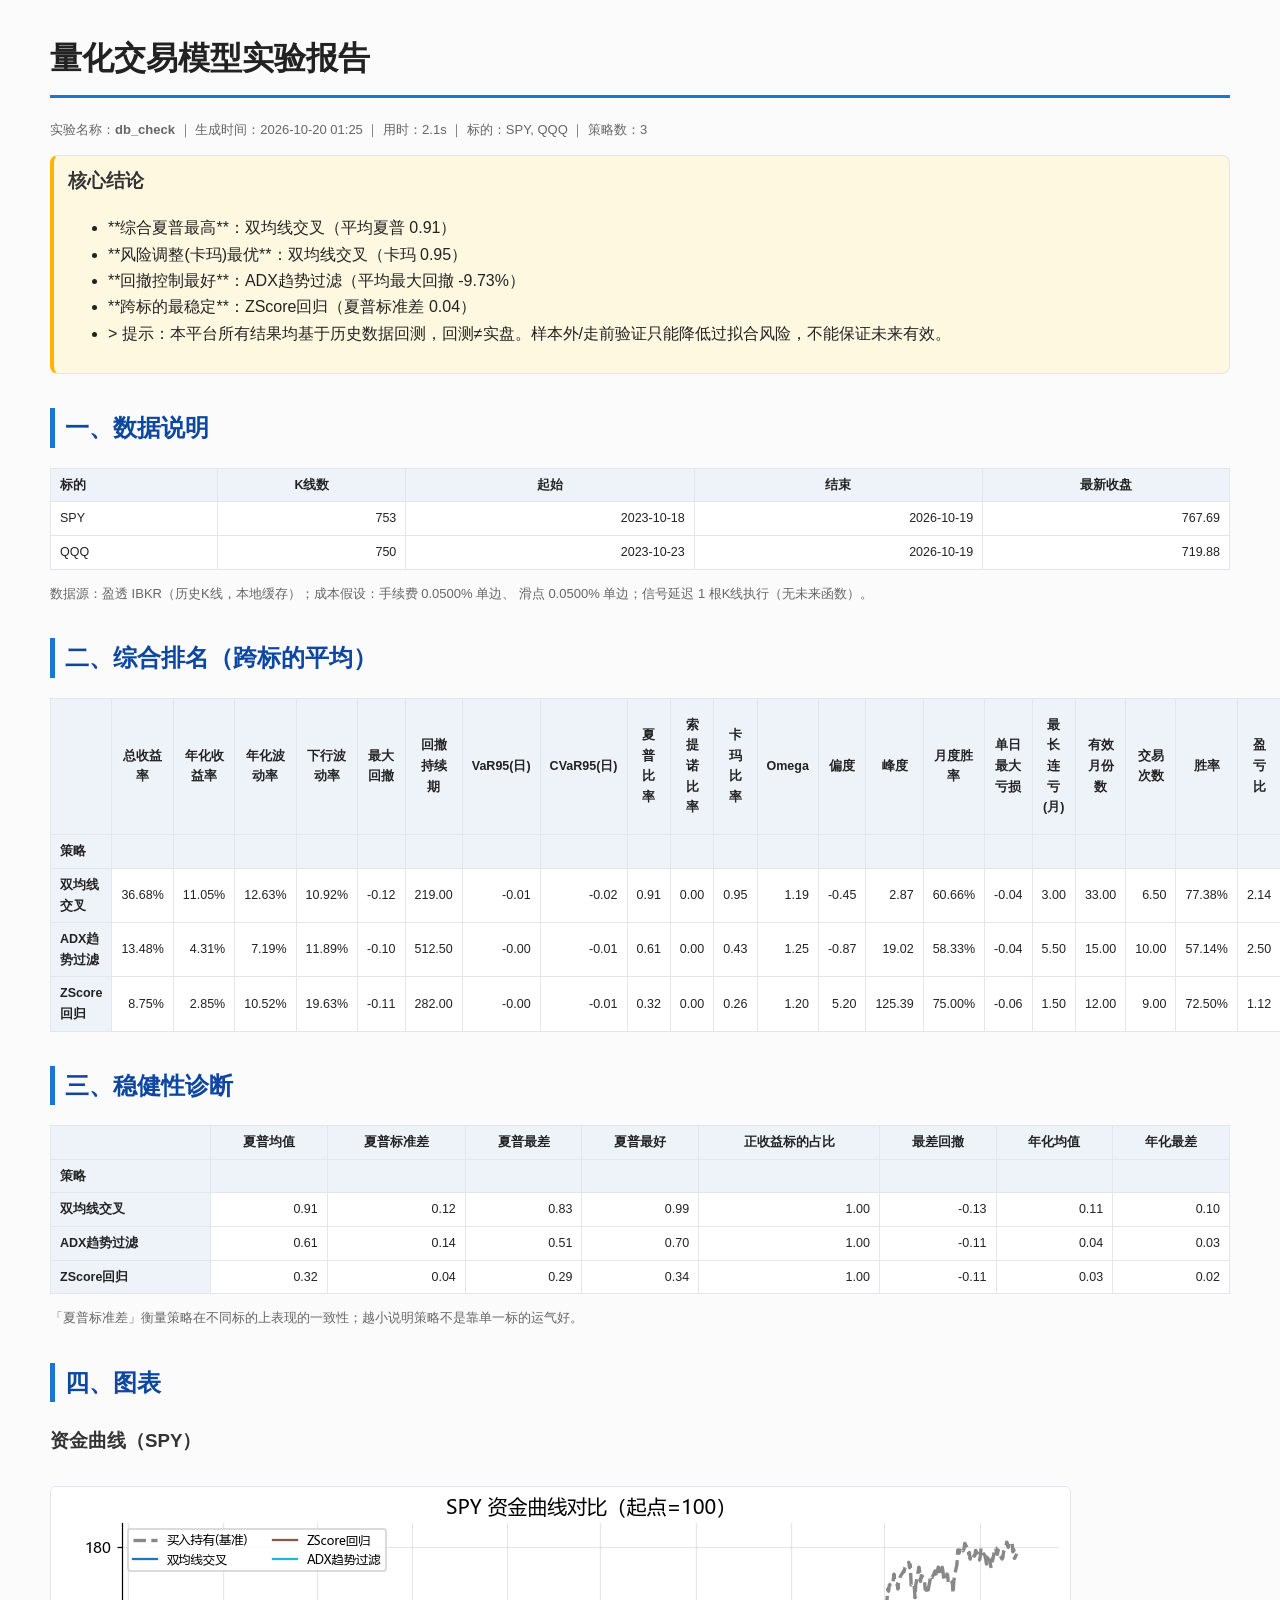
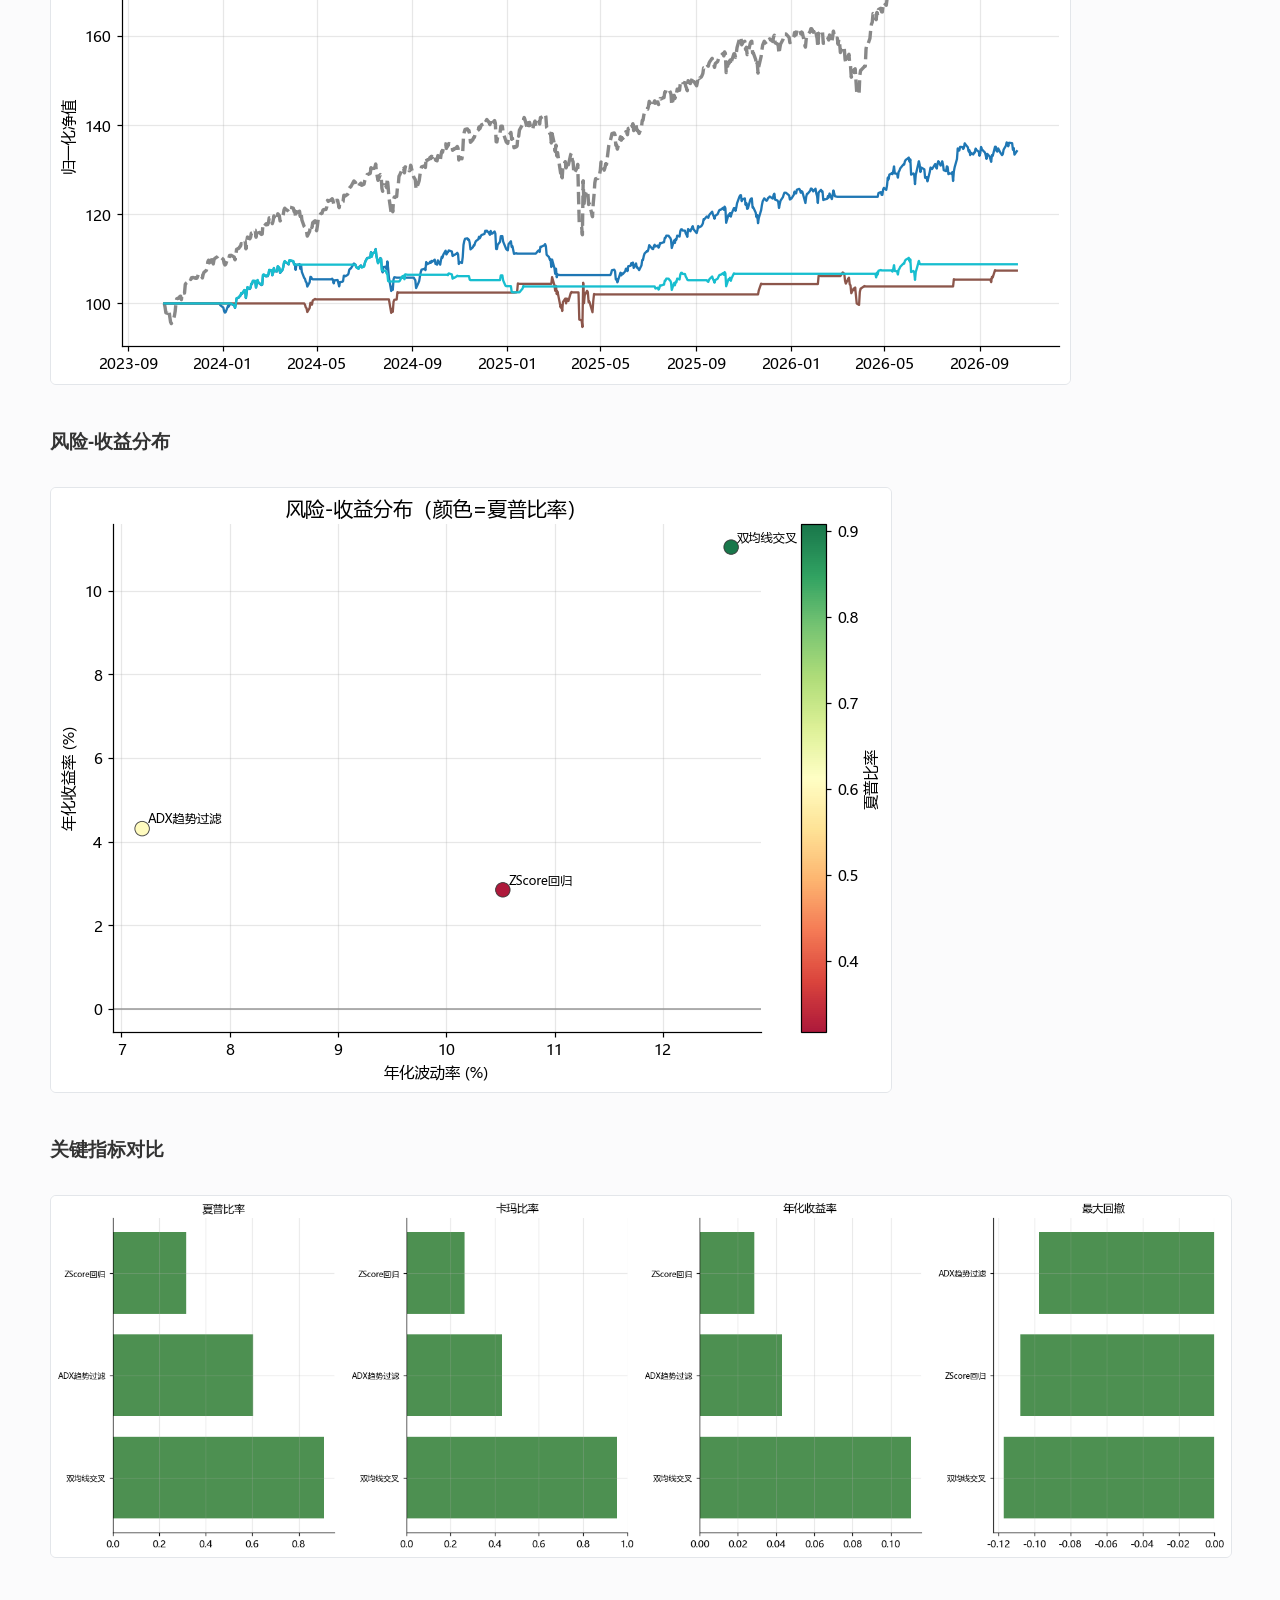
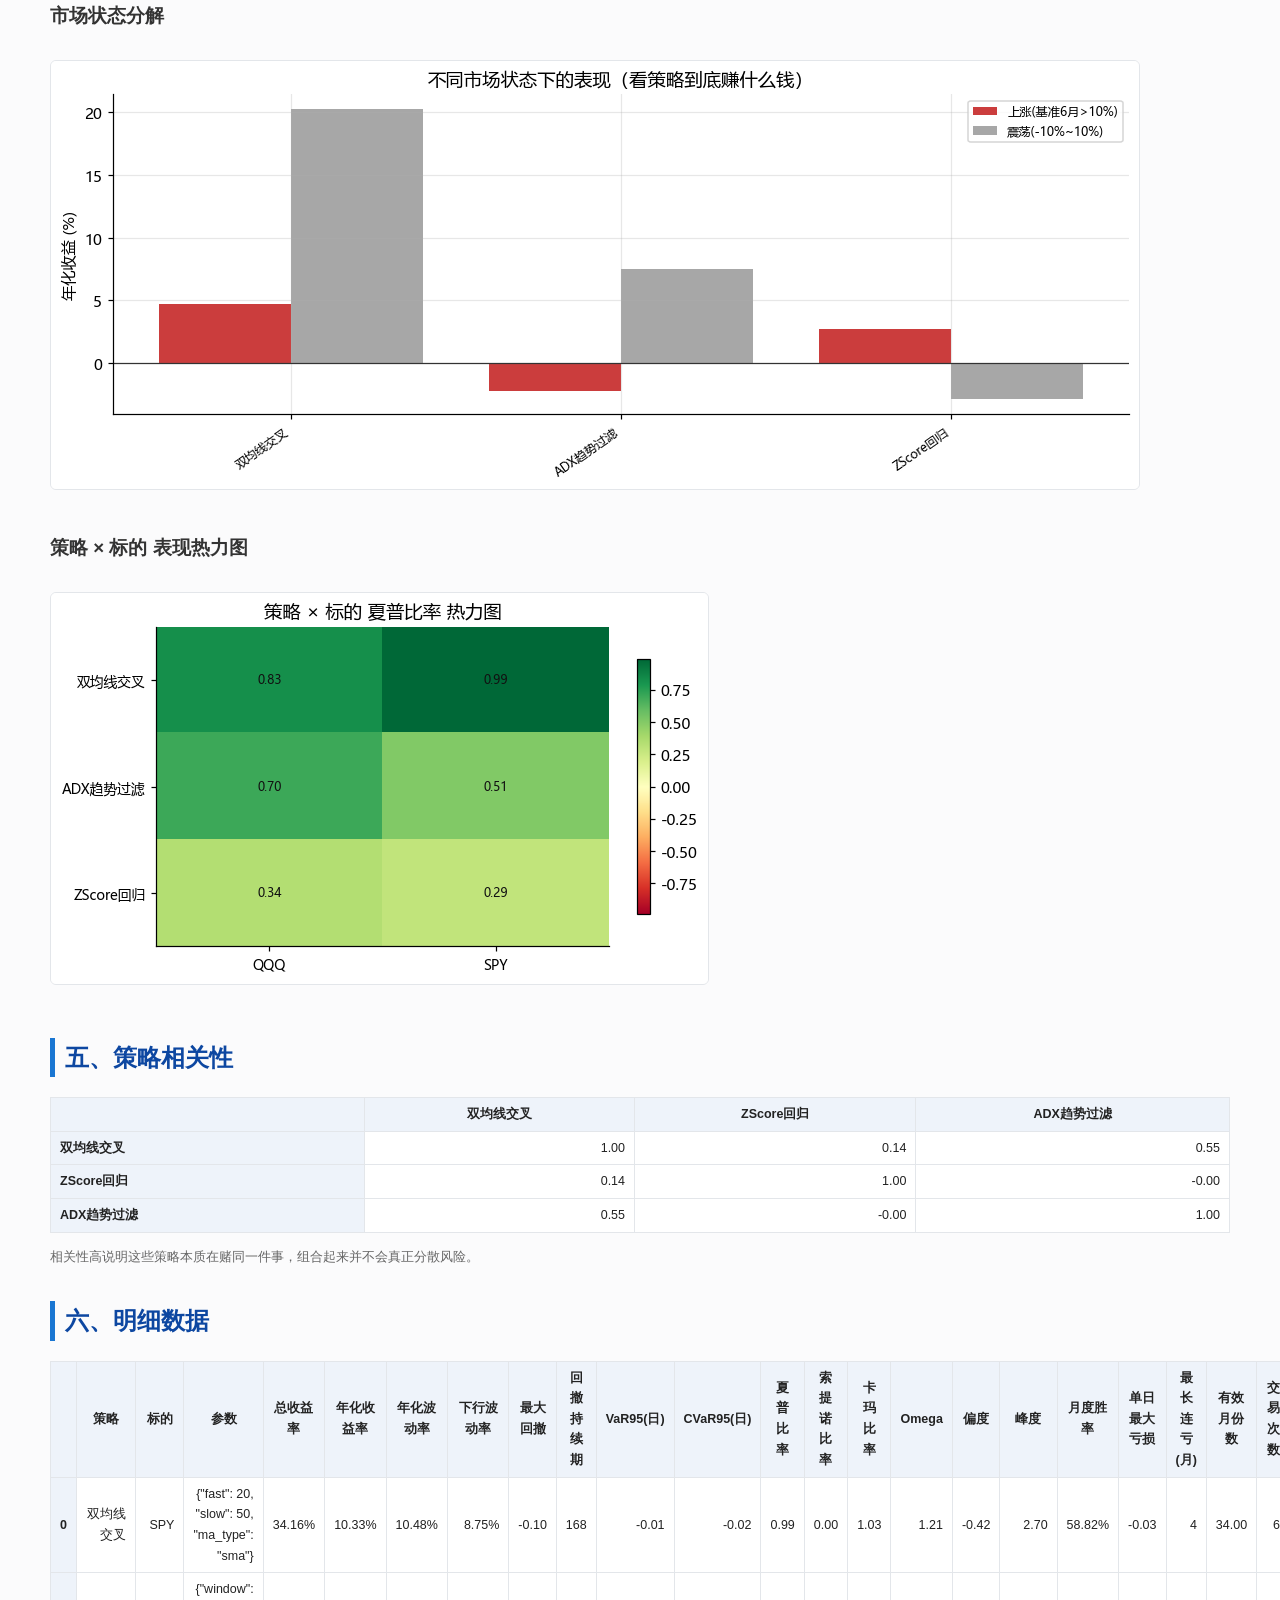
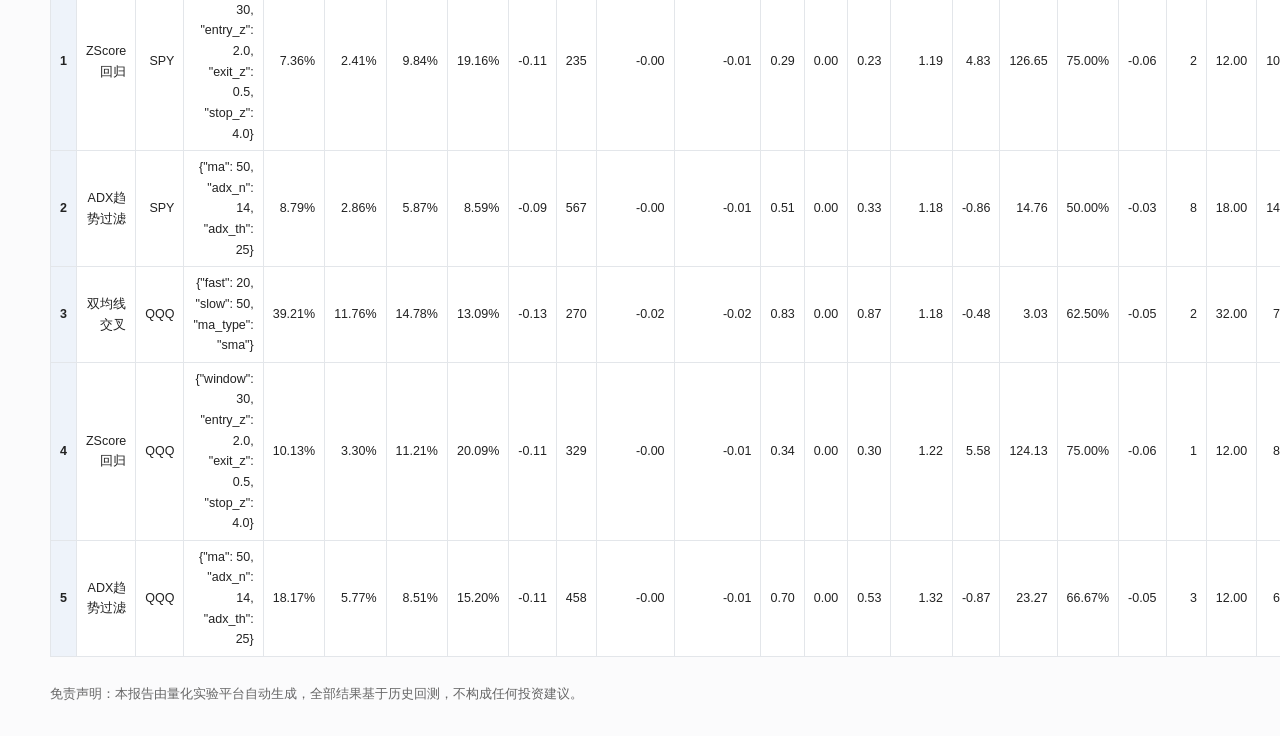
<file: quant_learning/results/db_check/report.html>
<!DOCTYPE html>
<html lang="zh-CN">
<head>
<meta charset="utf-8">
<title>量化模型实验报告 - db_check</title>
<style>
  body { font-family: "Microsoft YaHei", "PingFang SC", -apple-system, sans-serif;
         margin: 32px auto; max-width: 1180px; color: #222; background: #fbfbfc; line-height: 1.65; }
  h1 { border-bottom: 3px solid #1976d2; padding-bottom: 10px; }
  h2 { margin-top: 34px; color: #0d47a1; border-left: 5px solid #1976d2; padding-left: 10px; }
  h3 { margin-top: 24px; color: #333; }
  table.tbl { border-collapse: collapse; width: 100%; font-size: 12.5px; background: #fff; }
  table.tbl th, table.tbl td { border: 1px solid #e3e6ea; padding: 6px 9px; text-align: right; }
  table.tbl th { background: #eef3fa; text-align: center; font-weight: 600; }
  table.tbl td:first-child, table.tbl th:first-child { text-align: left; }
  table.tbl tbody tr:hover { background: #f5f9ff; }
  img { max-width: 100%; border: 1px solid #e3e6ea; border-radius: 6px; margin: 10px 0; background:#fff; }
  .meta { color: #666; font-size: 13px; }
  .card { background: #fff; border: 1px solid #e3e6ea; border-radius: 8px; padding: 16px 20px; margin: 14px 0; }
  .warn { background: #fff8e1; border-left: 4px solid #ffb300; padding: 10px 14px; }
  code { background: #f2f4f7; padding: 1px 5px; border-radius: 3px; }
</style>
</head>
<body>
<h1>量化交易模型实验报告</h1>
<div class="meta">
  实验名称：<b>db_check</b> ｜ 生成时间：2026-10-20 01:25 ｜
  用时：2.1s ｜
  标的：SPY, QQQ ｜
  策略数：3
</div>

<div class="card warn">
<h3 style="margin-top:0">核心结论</h3>
<ul><li>**综合夏普最高**：双均线交叉（平均夏普 0.91）</li>
<li>**风险调整(卡玛)最优**：双均线交叉（卡玛 0.95）</li>
<li>**回撤控制最好**：ADX趋势过滤（平均最大回撤 -9.73%）</li>
<li>**跨标的最稳定**：ZScore回归（夏普标准差 0.04）</li>
<li>> 提示：本平台所有结果均基于历史数据回测，回测≠实盘。样本外/走前验证只能降低过拟合风险，不能保证未来有效。</li></ul>
</div>

<h2>一、数据说明</h2>
<table class="tbl"><tr><th>标的</th><th>K线数</th><th>起始</th><th>结束</th><th>最新收盘</th></tr><tr><td>SPY</td><td>753</td><td>2023-10-18</td><td>2026-10-19</td><td>767.69</td></tr>
<tr><td>QQQ</td><td>750</td><td>2023-10-23</td><td>2026-10-19</td><td>719.88</td></tr></table>
<p class="meta">数据源：盈透 IBKR（历史K线，本地缓存）；成本假设：手续费 0.0500% 单边、
滑点 0.0500% 单边；信号延迟 1 根K线执行（无未来函数）。</p>

<h2>二、综合排名（跨标的平均）</h2>
<table class="dataframe tbl">
  <thead>
    <tr style="text-align: right;">
      <th></th>
      <th>总收益率</th>
      <th>年化收益率</th>
      <th>年化波动率</th>
      <th>下行波动率</th>
      <th>最大回撤</th>
      <th>回撤持续期</th>
      <th>VaR95(日)</th>
      <th>CVaR95(日)</th>
      <th>夏普比率</th>
      <th>索提诺比率</th>
      <th>卡玛比率</th>
      <th>Omega</th>
      <th>偏度</th>
      <th>峰度</th>
      <th>月度胜率</th>
      <th>单日最大亏损</th>
      <th>最长连亏(月)</th>
      <th>有效月份数</th>
      <th>交易次数</th>
      <th>胜率</th>
      <th>盈亏比</th>
      <th>平均持仓天数</th>
      <th>单笔均值</th>
      <th>最好一笔</th>
      <th>最差一笔</th>
      <th>年化换手</th>
      <th>持仓占比</th>
      <th>Beta</th>
      <th>年化Alpha</th>
      <th>跟踪误差</th>
      <th>信息比率</th>
      <th>相对基准超额</th>
      <th>超额年化</th>
      <th>标的数</th>
      <th>跑赢基准占比</th>
    </tr>
    <tr>
      <th>策略</th>
      <th></th>
      <th></th>
      <th></th>
      <th></th>
      <th></th>
      <th></th>
      <th></th>
      <th></th>
      <th></th>
      <th></th>
      <th></th>
      <th></th>
      <th></th>
      <th></th>
      <th></th>
      <th></th>
      <th></th>
      <th></th>
      <th></th>
      <th></th>
      <th></th>
      <th></th>
      <th></th>
      <th></th>
      <th></th>
      <th></th>
      <th></th>
      <th></th>
      <th></th>
      <th></th>
      <th></th>
      <th></th>
      <th></th>
      <th></th>
      <th></th>
    </tr>
  </thead>
  <tbody>
    <tr>
      <th>双均线交叉</th>
      <td>36.68%</td>
      <td>11.05%</td>
      <td>12.63%</td>
      <td>10.92%</td>
      <td>-0.12</td>
      <td>219.00</td>
      <td>-0.01</td>
      <td>-0.02</td>
      <td>0.91</td>
      <td>0.00</td>
      <td>0.95</td>
      <td>1.19</td>
      <td>-0.45</td>
      <td>2.87</td>
      <td>60.66%</td>
      <td>-0.04</td>
      <td>3.00</td>
      <td>33.00</td>
      <td>6.50</td>
      <td>77.38%</td>
      <td>2.14</td>
      <td>84.38</td>
      <td>0.05</td>
      <td>0.19</td>
      <td>-0.06</td>
      <td>4.02</td>
      <td>0.72</td>
      <td>0.49</td>
      <td>-0.00</td>
      <td>0.13</td>
      <td>-0.93</td>
      <td>-0.54</td>
      <td>-0.13</td>
      <td>2</td>
      <td>0.00</td>
    </tr>
    <tr>
      <th>ADX趋势过滤</th>
      <td>13.48%</td>
      <td>4.31%</td>
      <td>7.19%</td>
      <td>11.89%</td>
      <td>-0.10</td>
      <td>512.50</td>
      <td>-0.00</td>
      <td>-0.01</td>
      <td>0.61</td>
      <td>0.00</td>
      <td>0.43</td>
      <td>1.25</td>
      <td>-0.87</td>
      <td>19.02</td>
      <td>58.33%</td>
      <td>-0.04</td>
      <td>5.50</td>
      <td>15.00</td>
      <td>10.00</td>
      <td>57.14%</td>
      <td>2.50</td>
      <td>18.33</td>
      <td>0.02</td>
      <td>0.12</td>
      <td>-0.04</td>
      <td>6.70</td>
      <td>0.22</td>
      <td>0.16</td>
      <td>0.01</td>
      <td>0.16</td>
      <td>-1.15</td>
      <td>-0.77</td>
      <td>-0.20</td>
      <td>2</td>
      <td>0.00</td>
    </tr>
    <tr>
      <th>ZScore回归</th>
      <td>8.75%</td>
      <td>2.85%</td>
      <td>10.52%</td>
      <td>19.63%</td>
      <td>-0.11</td>
      <td>282.00</td>
      <td>-0.00</td>
      <td>-0.01</td>
      <td>0.32</td>
      <td>0.00</td>
      <td>0.26</td>
      <td>1.20</td>
      <td>5.20</td>
      <td>125.39</td>
      <td>75.00%</td>
      <td>-0.06</td>
      <td>1.50</td>
      <td>12.00</td>
      <td>9.00</td>
      <td>72.50%</td>
      <td>1.12</td>
      <td>8.89</td>
      <td>0.01</td>
      <td>0.07</td>
      <td>-0.04</td>
      <td>6.03</td>
      <td>0.11</td>
      <td>0.36</td>
      <td>-0.05</td>
      <td>0.14</td>
      <td>-1.39</td>
      <td>-0.82</td>
      <td>-0.21</td>
      <td>2</td>
      <td>0.00</td>
    </tr>
  </tbody>
</table>

<h2>三、稳健性诊断</h2>
<table class="dataframe tbl">
  <thead>
    <tr style="text-align: right;">
      <th></th>
      <th>夏普均值</th>
      <th>夏普标准差</th>
      <th>夏普最差</th>
      <th>夏普最好</th>
      <th>正收益标的占比</th>
      <th>最差回撤</th>
      <th>年化均值</th>
      <th>年化最差</th>
    </tr>
    <tr>
      <th>策略</th>
      <th></th>
      <th></th>
      <th></th>
      <th></th>
      <th></th>
      <th></th>
      <th></th>
      <th></th>
    </tr>
  </thead>
  <tbody>
    <tr>
      <th>双均线交叉</th>
      <td>0.91</td>
      <td>0.12</td>
      <td>0.83</td>
      <td>0.99</td>
      <td>1.00</td>
      <td>-0.13</td>
      <td>0.11</td>
      <td>0.10</td>
    </tr>
    <tr>
      <th>ADX趋势过滤</th>
      <td>0.61</td>
      <td>0.14</td>
      <td>0.51</td>
      <td>0.70</td>
      <td>1.00</td>
      <td>-0.11</td>
      <td>0.04</td>
      <td>0.03</td>
    </tr>
    <tr>
      <th>ZScore回归</th>
      <td>0.32</td>
      <td>0.04</td>
      <td>0.29</td>
      <td>0.34</td>
      <td>1.00</td>
      <td>-0.11</td>
      <td>0.03</td>
      <td>0.02</td>
    </tr>
  </tbody>
</table>
<p class="meta">「夏普标准差」衡量策略在不同标的上表现的一致性；越小说明策略不是靠单一标的运气好。</p>

<h2>四、图表</h2>
<h3>资金曲线（SPY）</h3><img src="[data-uri]">
<h3>风险-收益分布</h3><img src="[data-uri]">
<h3>关键指标对比</h3><img src="[data-uri]">
<h3>市场状态分解</h3><img src="[data-uri]">
<h3>策略 × 标的 表现热力图</h3><img src="[data-uri]">




<h2>五、策略相关性</h2>
<table class="dataframe tbl">
  <thead>
    <tr style="text-align: right;">
      <th></th>
      <th>双均线交叉</th>
      <th>ZScore回归</th>
      <th>ADX趋势过滤</th>
    </tr>
  </thead>
  <tbody>
    <tr>
      <th>双均线交叉</th>
      <td>1.00</td>
      <td>0.14</td>
      <td>0.55</td>
    </tr>
    <tr>
      <th>ZScore回归</th>
      <td>0.14</td>
      <td>1.00</td>
      <td>-0.00</td>
    </tr>
    <tr>
      <th>ADX趋势过滤</th>
      <td>0.55</td>
      <td>-0.00</td>
      <td>1.00</td>
    </tr>
  </tbody>
</table>
<p class="meta">相关性高说明这些策略本质在赌同一件事，组合起来并不会真正分散风险。</p>



<h2>六、明细数据</h2>
<table class="dataframe tbl">
  <thead>
    <tr style="text-align: right;">
      <th></th>
      <th>策略</th>
      <th>标的</th>
      <th>参数</th>
      <th>总收益率</th>
      <th>年化收益率</th>
      <th>年化波动率</th>
      <th>下行波动率</th>
      <th>最大回撤</th>
      <th>回撤持续期</th>
      <th>VaR95(日)</th>
      <th>CVaR95(日)</th>
      <th>夏普比率</th>
      <th>索提诺比率</th>
      <th>卡玛比率</th>
      <th>Omega</th>
      <th>偏度</th>
      <th>峰度</th>
      <th>月度胜率</th>
      <th>单日最大亏损</th>
      <th>最长连亏(月)</th>
      <th>有效月份数</th>
      <th>交易次数</th>
      <th>胜率</th>
      <th>盈亏比</th>
      <th>平均持仓天数</th>
      <th>单笔均值</th>
      <th>最好一笔</th>
      <th>最差一笔</th>
      <th>年化换手</th>
      <th>持仓占比</th>
      <th>Beta</th>
      <th>年化Alpha</th>
      <th>跟踪误差</th>
      <th>信息比率</th>
      <th>相对基准超额</th>
      <th>超额年化</th>
    </tr>
  </thead>
  <tbody>
    <tr>
      <th>0</th>
      <td>双均线交叉</td>
      <td>SPY</td>
      <td>{"fast": 20, "slow": 50, "ma_type": "sma"}</td>
      <td>34.16%</td>
      <td>10.33%</td>
      <td>10.48%</td>
      <td>8.75%</td>
      <td>-0.10</td>
      <td>168</td>
      <td>-0.01</td>
      <td>-0.02</td>
      <td>0.99</td>
      <td>0.00</td>
      <td>1.03</td>
      <td>1.21</td>
      <td>-0.42</td>
      <td>2.70</td>
      <td>58.82%</td>
      <td>-0.03</td>
      <td>4</td>
      <td>34.00</td>
      <td>6</td>
      <td>83.33%</td>
      <td>1.00</td>
      <td>94.33</td>
      <td>0.05</td>
      <td>0.16</td>
      <td>-0.07</td>
      <td>3.68</td>
      <td>0.75</td>
      <td>0.47</td>
      <td>0.01</td>
      <td>0.11</td>
      <td>-0.91</td>
      <td>-0.44</td>
      <td>-0.11</td>
    </tr>
    <tr>
      <th>1</th>
      <td>ZScore回归</td>
      <td>SPY</td>
      <td>{"window": 30, "entry_z": 2.0, "exit_z": 0.5, "stop_z": 4.0}</td>
      <td>7.36%</td>
      <td>2.41%</td>
      <td>9.84%</td>
      <td>19.16%</td>
      <td>-0.11</td>
      <td>235</td>
      <td>-0.00</td>
      <td>-0.01</td>
      <td>0.29</td>
      <td>0.00</td>
      <td>0.23</td>
      <td>1.19</td>
      <td>4.83</td>
      <td>126.65</td>
      <td>75.00%</td>
      <td>-0.06</td>
      <td>2</td>
      <td>12.00</td>
      <td>10</td>
      <td>70.00%</td>
      <td>1.23</td>
      <td>7.90</td>
      <td>0.01</td>
      <td>0.08</td>
      <td>-0.04</td>
      <td>6.69</td>
      <td>0.10</td>
      <td>0.41</td>
      <td>-0.06</td>
      <td>0.12</td>
      <td>-1.51</td>
      <td>-0.71</td>
      <td>-0.19</td>
    </tr>
    <tr>
      <th>2</th>
      <td>ADX趋势过滤</td>
      <td>SPY</td>
      <td>{"ma": 50, "adx_n": 14, "adx_th": 25}</td>
      <td>8.79%</td>
      <td>2.86%</td>
      <td>5.87%</td>
      <td>8.59%</td>
      <td>-0.09</td>
      <td>567</td>
      <td>-0.00</td>
      <td>-0.01</td>
      <td>0.51</td>
      <td>0.00</td>
      <td>0.33</td>
      <td>1.18</td>
      <td>-0.86</td>
      <td>14.76</td>
      <td>50.00%</td>
      <td>-0.03</td>
      <td>8</td>
      <td>18.00</td>
      <td>14</td>
      <td>64.29%</td>
      <td>1.48</td>
      <td>13.50</td>
      <td>0.01</td>
      <td>0.09</td>
      <td>-0.03</td>
      <td>9.37</td>
      <td>0.25</td>
      <td>0.15</td>
      <td>-0.00</td>
      <td>0.14</td>
      <td>-1.24</td>
      <td>-0.70</td>
      <td>-0.19</td>
    </tr>
    <tr>
      <th>3</th>
      <td>双均线交叉</td>
      <td>QQQ</td>
      <td>{"fast": 20, "slow": 50, "ma_type": "sma"}</td>
      <td>39.21%</td>
      <td>11.76%</td>
      <td>14.78%</td>
      <td>13.09%</td>
      <td>-0.13</td>
      <td>270</td>
      <td>-0.02</td>
      <td>-0.02</td>
      <td>0.83</td>
      <td>0.00</td>
      <td>0.87</td>
      <td>1.18</td>
      <td>-0.48</td>
      <td>3.03</td>
      <td>62.50%</td>
      <td>-0.05</td>
      <td>2</td>
      <td>32.00</td>
      <td>7</td>
      <td>71.43%</td>
      <td>3.28</td>
      <td>74.43</td>
      <td>0.05</td>
      <td>0.21</td>
      <td>-0.05</td>
      <td>4.37</td>
      <td>0.70</td>
      <td>0.52</td>
      <td>-0.01</td>
      <td>0.14</td>
      <td>-0.95</td>
      <td>-0.63</td>
      <td>-0.15</td>
    </tr>
    <tr>
      <th>4</th>
      <td>ZScore回归</td>
      <td>QQQ</td>
      <td>{"window": 30, "entry_z": 2.0, "exit_z": 0.5, "stop_z": 4.0}</td>
      <td>10.13%</td>
      <td>3.30%</td>
      <td>11.21%</td>
      <td>20.09%</td>
      <td>-0.11</td>
      <td>329</td>
      <td>-0.00</td>
      <td>-0.01</td>
      <td>0.34</td>
      <td>0.00</td>
      <td>0.30</td>
      <td>1.22</td>
      <td>5.58</td>
      <td>124.13</td>
      <td>75.00%</td>
      <td>-0.06</td>
      <td>1</td>
      <td>12.00</td>
      <td>8</td>
      <td>75.00%</td>
      <td>1.02</td>
      <td>9.88</td>
      <td>0.02</td>
      <td>0.06</td>
      <td>-0.05</td>
      <td>5.38</td>
      <td>0.11</td>
      <td>0.30</td>
      <td>-0.04</td>
      <td>0.17</td>
      <td>-1.28</td>
      <td>-0.92</td>
      <td>-0.23</td>
    </tr>
    <tr>
      <th>5</th>
      <td>ADX趋势过滤</td>
      <td>QQQ</td>
      <td>{"ma": 50, "adx_n": 14, "adx_th": 25}</td>
      <td>18.17%</td>
      <td>5.77%</td>
      <td>8.51%</td>
      <td>15.20%</td>
      <td>-0.11</td>
      <td>458</td>
      <td>-0.00</td>
      <td>-0.01</td>
      <td>0.70</td>
      <td>0.00</td>
      <td>0.53</td>
      <td>1.32</td>
      <td>-0.87</td>
      <td>23.27</td>
      <td>66.67%</td>
      <td>-0.05</td>
      <td>3</td>
      <td>12.00</td>
      <td>6</td>
      <td>50.00%</td>
      <td>3.52</td>
      <td>23.17</td>
      <td>0.03</td>
      <td>0.15</td>
      <td>-0.06</td>
      <td>4.03</td>
      <td>0.19</td>
      <td>0.17</td>
      <td>0.02</td>
      <td>0.19</td>
      <td>-1.06</td>
      <td>-0.84</td>
      <td>-0.21</td>
    </tr>
  </tbody>
</table>

<p class="meta" style="margin-top:26px">
免责声明：本报告由量化实验平台自动生成，全部结果基于历史回测，不构成任何投资建议。
</p>
</body>
</html>
</file>
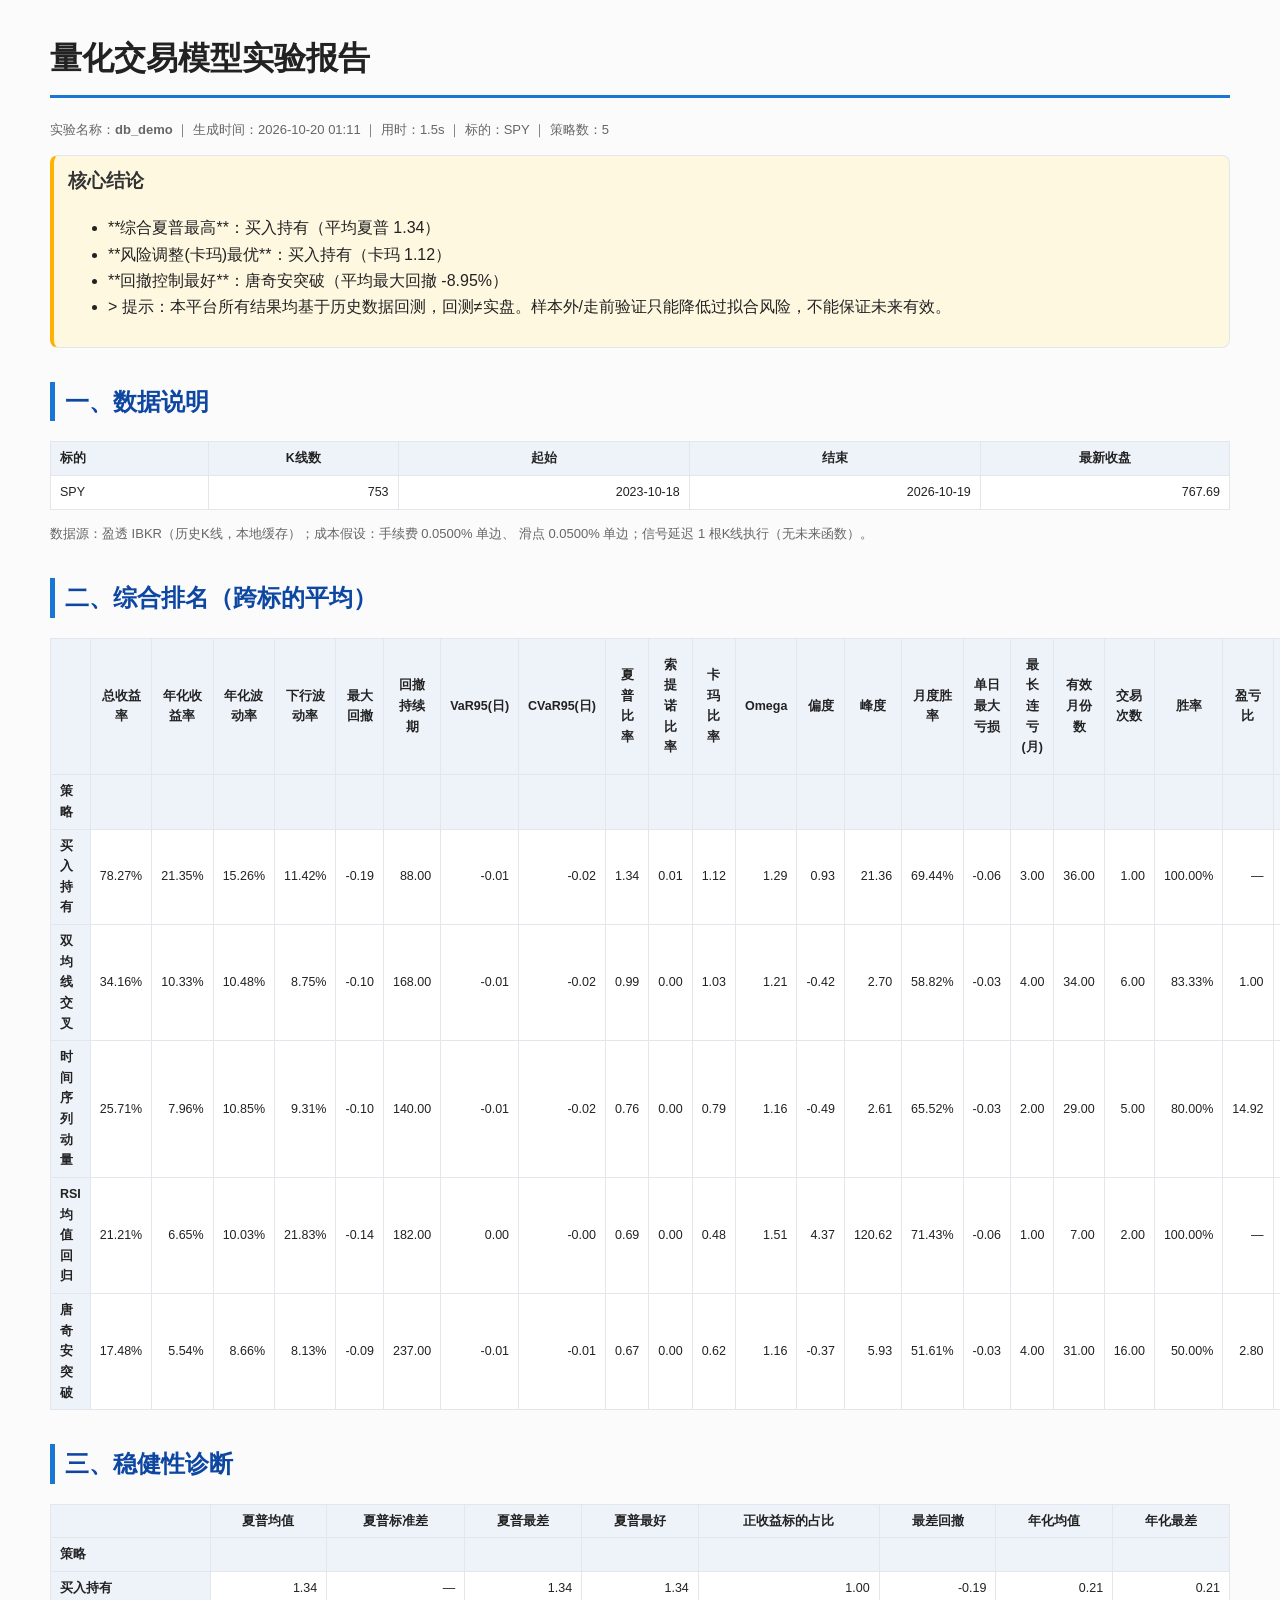
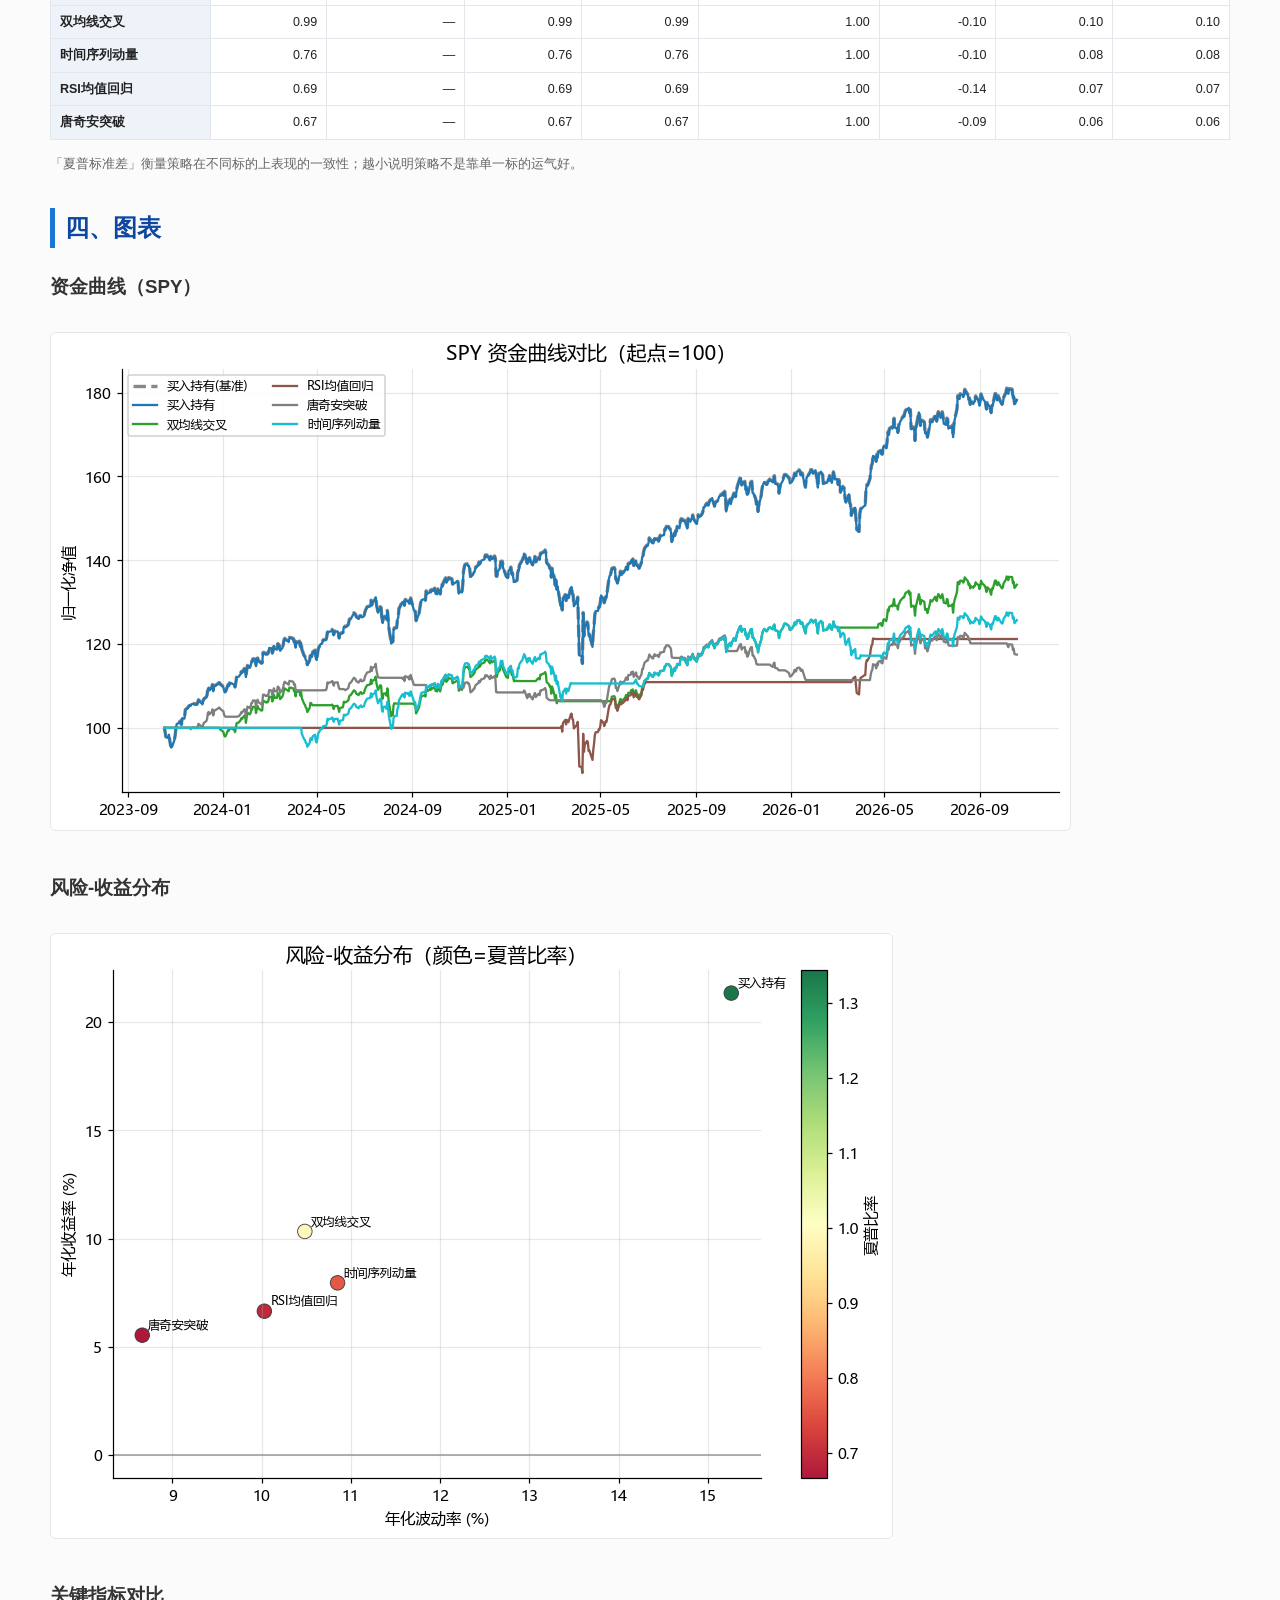
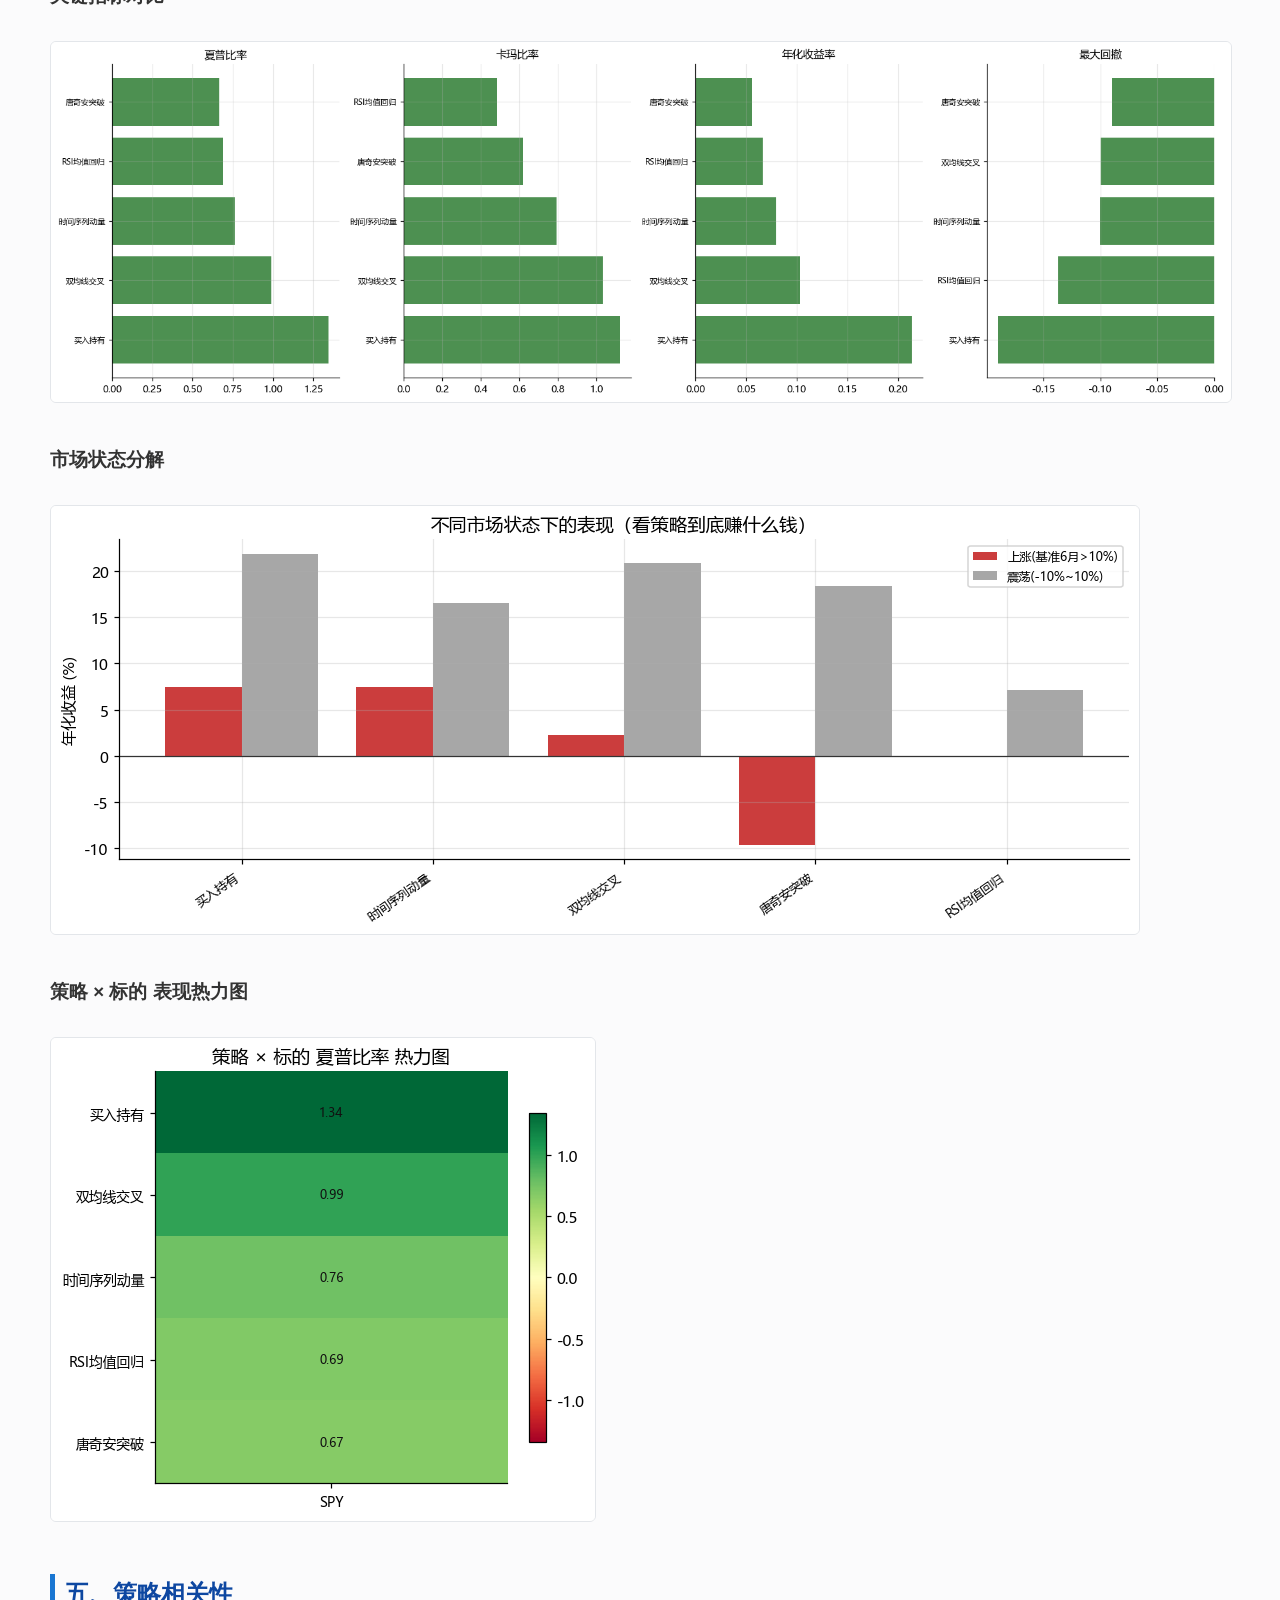
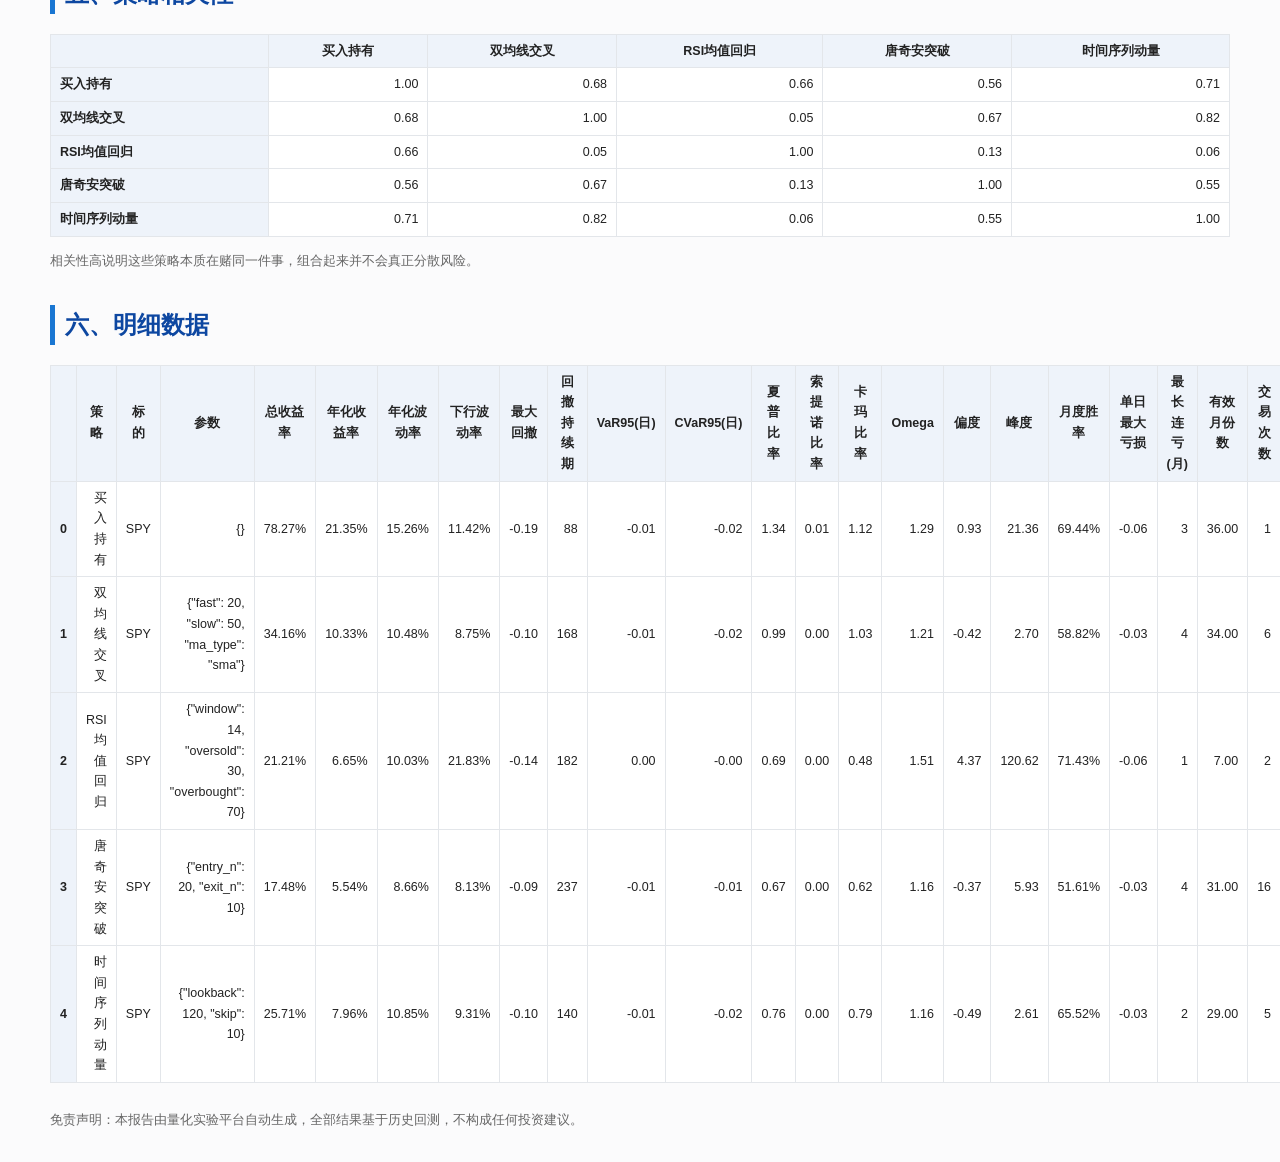
<file: quant_learning/results/db_demo/report.html>
<!DOCTYPE html>
<html lang="zh-CN">
<head>
<meta charset="utf-8">
<title>量化模型实验报告 - db_demo</title>
<style>
  body { font-family: "Microsoft YaHei", "PingFang SC", -apple-system, sans-serif;
         margin: 32px auto; max-width: 1180px; color: #222; background: #fbfbfc; line-height: 1.65; }
  h1 { border-bottom: 3px solid #1976d2; padding-bottom: 10px; }
  h2 { margin-top: 34px; color: #0d47a1; border-left: 5px solid #1976d2; padding-left: 10px; }
  h3 { margin-top: 24px; color: #333; }
  table.tbl { border-collapse: collapse; width: 100%; font-size: 12.5px; background: #fff; }
  table.tbl th, table.tbl td { border: 1px solid #e3e6ea; padding: 6px 9px; text-align: right; }
  table.tbl th { background: #eef3fa; text-align: center; font-weight: 600; }
  table.tbl td:first-child, table.tbl th:first-child { text-align: left; }
  table.tbl tbody tr:hover { background: #f5f9ff; }
  img { max-width: 100%; border: 1px solid #e3e6ea; border-radius: 6px; margin: 10px 0; background:#fff; }
  .meta { color: #666; font-size: 13px; }
  .card { background: #fff; border: 1px solid #e3e6ea; border-radius: 8px; padding: 16px 20px; margin: 14px 0; }
  .warn { background: #fff8e1; border-left: 4px solid #ffb300; padding: 10px 14px; }
  code { background: #f2f4f7; padding: 1px 5px; border-radius: 3px; }
</style>
</head>
<body>
<h1>量化交易模型实验报告</h1>
<div class="meta">
  实验名称：<b>db_demo</b> ｜ 生成时间：2026-10-20 01:11 ｜
  用时：1.5s ｜
  标的：SPY ｜
  策略数：5
</div>

<div class="card warn">
<h3 style="margin-top:0">核心结论</h3>
<ul><li>**综合夏普最高**：买入持有（平均夏普 1.34）</li>
<li>**风险调整(卡玛)最优**：买入持有（卡玛 1.12）</li>
<li>**回撤控制最好**：唐奇安突破（平均最大回撤 -8.95%）</li>
<li>> 提示：本平台所有结果均基于历史数据回测，回测≠实盘。样本外/走前验证只能降低过拟合风险，不能保证未来有效。</li></ul>
</div>

<h2>一、数据说明</h2>
<table class="tbl"><tr><th>标的</th><th>K线数</th><th>起始</th><th>结束</th><th>最新收盘</th></tr><tr><td>SPY</td><td>753</td><td>2023-10-18</td><td>2026-10-19</td><td>767.69</td></tr></table>
<p class="meta">数据源：盈透 IBKR（历史K线，本地缓存）；成本假设：手续费 0.0500% 单边、
滑点 0.0500% 单边；信号延迟 1 根K线执行（无未来函数）。</p>

<h2>二、综合排名（跨标的平均）</h2>
<table class="dataframe tbl">
  <thead>
    <tr style="text-align: right;">
      <th></th>
      <th>总收益率</th>
      <th>年化收益率</th>
      <th>年化波动率</th>
      <th>下行波动率</th>
      <th>最大回撤</th>
      <th>回撤持续期</th>
      <th>VaR95(日)</th>
      <th>CVaR95(日)</th>
      <th>夏普比率</th>
      <th>索提诺比率</th>
      <th>卡玛比率</th>
      <th>Omega</th>
      <th>偏度</th>
      <th>峰度</th>
      <th>月度胜率</th>
      <th>单日最大亏损</th>
      <th>最长连亏(月)</th>
      <th>有效月份数</th>
      <th>交易次数</th>
      <th>胜率</th>
      <th>盈亏比</th>
      <th>平均持仓天数</th>
      <th>单笔均值</th>
      <th>最好一笔</th>
      <th>最差一笔</th>
      <th>年化换手</th>
      <th>持仓占比</th>
      <th>Beta</th>
      <th>年化Alpha</th>
      <th>跟踪误差</th>
      <th>信息比率</th>
      <th>相对基准超额</th>
      <th>超额年化</th>
      <th>标的数</th>
      <th>跑赢基准占比</th>
    </tr>
    <tr>
      <th>策略</th>
      <th></th>
      <th></th>
      <th></th>
      <th></th>
      <th></th>
      <th></th>
      <th></th>
      <th></th>
      <th></th>
      <th></th>
      <th></th>
      <th></th>
      <th></th>
      <th></th>
      <th></th>
      <th></th>
      <th></th>
      <th></th>
      <th></th>
      <th></th>
      <th></th>
      <th></th>
      <th></th>
      <th></th>
      <th></th>
      <th></th>
      <th></th>
      <th></th>
      <th></th>
      <th></th>
      <th></th>
      <th></th>
      <th></th>
      <th></th>
      <th></th>
    </tr>
  </thead>
  <tbody>
    <tr>
      <th>买入持有</th>
      <td>78.27%</td>
      <td>21.35%</td>
      <td>15.26%</td>
      <td>11.42%</td>
      <td>-0.19</td>
      <td>88.00</td>
      <td>-0.01</td>
      <td>-0.02</td>
      <td>1.34</td>
      <td>0.01</td>
      <td>1.12</td>
      <td>1.29</td>
      <td>0.93</td>
      <td>21.36</td>
      <td>69.44%</td>
      <td>-0.06</td>
      <td>3.00</td>
      <td>36.00</td>
      <td>1.00</td>
      <td>100.00%</td>
      <td>—</td>
      <td>751.00</td>
      <td>0.80</td>
      <td>0.80</td>
      <td>0.80</td>
      <td>0.33</td>
      <td>1.00</td>
      <td>1.00</td>
      <td>-0.00</td>
      <td>0.00</td>
      <td>-0.58</td>
      <td>-0.00</td>
      <td>-0.00</td>
      <td>1</td>
      <td>0.00</td>
    </tr>
    <tr>
      <th>双均线交叉</th>
      <td>34.16%</td>
      <td>10.33%</td>
      <td>10.48%</td>
      <td>8.75%</td>
      <td>-0.10</td>
      <td>168.00</td>
      <td>-0.01</td>
      <td>-0.02</td>
      <td>0.99</td>
      <td>0.00</td>
      <td>1.03</td>
      <td>1.21</td>
      <td>-0.42</td>
      <td>2.70</td>
      <td>58.82%</td>
      <td>-0.03</td>
      <td>4.00</td>
      <td>34.00</td>
      <td>6.00</td>
      <td>83.33%</td>
      <td>1.00</td>
      <td>94.33</td>
      <td>0.05</td>
      <td>0.16</td>
      <td>-0.07</td>
      <td>3.68</td>
      <td>0.75</td>
      <td>0.47</td>
      <td>0.01</td>
      <td>0.11</td>
      <td>-0.91</td>
      <td>-0.44</td>
      <td>-0.11</td>
      <td>1</td>
      <td>0.00</td>
    </tr>
    <tr>
      <th>时间序列动量</th>
      <td>25.71%</td>
      <td>7.96%</td>
      <td>10.85%</td>
      <td>9.31%</td>
      <td>-0.10</td>
      <td>140.00</td>
      <td>-0.01</td>
      <td>-0.02</td>
      <td>0.76</td>
      <td>0.00</td>
      <td>0.79</td>
      <td>1.16</td>
      <td>-0.49</td>
      <td>2.61</td>
      <td>65.52%</td>
      <td>-0.03</td>
      <td>2.00</td>
      <td>29.00</td>
      <td>5.00</td>
      <td>80.00%</td>
      <td>14.92</td>
      <td>110.40</td>
      <td>0.05</td>
      <td>0.13</td>
      <td>-0.00</td>
      <td>3.01</td>
      <td>0.73</td>
      <td>0.50</td>
      <td>-0.02</td>
      <td>0.11</td>
      <td>-1.14</td>
      <td>-0.53</td>
      <td>-0.13</td>
      <td>1</td>
      <td>0.00</td>
    </tr>
    <tr>
      <th>RSI均值回归</th>
      <td>21.21%</td>
      <td>6.65%</td>
      <td>10.03%</td>
      <td>21.83%</td>
      <td>-0.14</td>
      <td>182.00</td>
      <td>0.00</td>
      <td>-0.00</td>
      <td>0.69</td>
      <td>0.00</td>
      <td>0.48</td>
      <td>1.51</td>
      <td>4.37</td>
      <td>120.62</td>
      <td>71.43%</td>
      <td>-0.06</td>
      <td>1.00</td>
      <td>7.00</td>
      <td>2.00</td>
      <td>100.00%</td>
      <td>—</td>
      <td>47.50</td>
      <td>0.09</td>
      <td>0.11</td>
      <td>0.08</td>
      <td>1.34</td>
      <td>0.13</td>
      <td>0.43</td>
      <td>-0.02</td>
      <td>0.12</td>
      <td>-1.18</td>
      <td>-0.57</td>
      <td>-0.15</td>
      <td>1</td>
      <td>0.00</td>
    </tr>
    <tr>
      <th>唐奇安突破</th>
      <td>17.48%</td>
      <td>5.54%</td>
      <td>8.66%</td>
      <td>8.13%</td>
      <td>-0.09</td>
      <td>237.00</td>
      <td>-0.01</td>
      <td>-0.01</td>
      <td>0.67</td>
      <td>0.00</td>
      <td>0.62</td>
      <td>1.16</td>
      <td>-0.37</td>
      <td>5.93</td>
      <td>51.61%</td>
      <td>-0.03</td>
      <td>4.00</td>
      <td>31.00</td>
      <td>16.00</td>
      <td>50.00%</td>
      <td>2.80</td>
      <td>28.25</td>
      <td>0.01</td>
      <td>0.12</td>
      <td>-0.03</td>
      <td>10.71</td>
      <td>0.60</td>
      <td>0.32</td>
      <td>-0.01</td>
      <td>0.13</td>
      <td>-1.17</td>
      <td>-0.61</td>
      <td>-0.16</td>
      <td>1</td>
      <td>0.00</td>
    </tr>
  </tbody>
</table>

<h2>三、稳健性诊断</h2>
<table class="dataframe tbl">
  <thead>
    <tr style="text-align: right;">
      <th></th>
      <th>夏普均值</th>
      <th>夏普标准差</th>
      <th>夏普最差</th>
      <th>夏普最好</th>
      <th>正收益标的占比</th>
      <th>最差回撤</th>
      <th>年化均值</th>
      <th>年化最差</th>
    </tr>
    <tr>
      <th>策略</th>
      <th></th>
      <th></th>
      <th></th>
      <th></th>
      <th></th>
      <th></th>
      <th></th>
      <th></th>
    </tr>
  </thead>
  <tbody>
    <tr>
      <th>买入持有</th>
      <td>1.34</td>
      <td>—</td>
      <td>1.34</td>
      <td>1.34</td>
      <td>1.00</td>
      <td>-0.19</td>
      <td>0.21</td>
      <td>0.21</td>
    </tr>
    <tr>
      <th>双均线交叉</th>
      <td>0.99</td>
      <td>—</td>
      <td>0.99</td>
      <td>0.99</td>
      <td>1.00</td>
      <td>-0.10</td>
      <td>0.10</td>
      <td>0.10</td>
    </tr>
    <tr>
      <th>时间序列动量</th>
      <td>0.76</td>
      <td>—</td>
      <td>0.76</td>
      <td>0.76</td>
      <td>1.00</td>
      <td>-0.10</td>
      <td>0.08</td>
      <td>0.08</td>
    </tr>
    <tr>
      <th>RSI均值回归</th>
      <td>0.69</td>
      <td>—</td>
      <td>0.69</td>
      <td>0.69</td>
      <td>1.00</td>
      <td>-0.14</td>
      <td>0.07</td>
      <td>0.07</td>
    </tr>
    <tr>
      <th>唐奇安突破</th>
      <td>0.67</td>
      <td>—</td>
      <td>0.67</td>
      <td>0.67</td>
      <td>1.00</td>
      <td>-0.09</td>
      <td>0.06</td>
      <td>0.06</td>
    </tr>
  </tbody>
</table>
<p class="meta">「夏普标准差」衡量策略在不同标的上表现的一致性；越小说明策略不是靠单一标的运气好。</p>

<h2>四、图表</h2>
<h3>资金曲线（SPY）</h3><img src="[data-uri]">
<h3>风险-收益分布</h3><img src="[data-uri]">
<h3>关键指标对比</h3><img src="[data-uri]">
<h3>市场状态分解</h3><img src="[data-uri]">
<h3>策略 × 标的 表现热力图</h3><img src="[data-uri]">




<h2>五、策略相关性</h2>
<table class="dataframe tbl">
  <thead>
    <tr style="text-align: right;">
      <th></th>
      <th>买入持有</th>
      <th>双均线交叉</th>
      <th>RSI均值回归</th>
      <th>唐奇安突破</th>
      <th>时间序列动量</th>
    </tr>
  </thead>
  <tbody>
    <tr>
      <th>买入持有</th>
      <td>1.00</td>
      <td>0.68</td>
      <td>0.66</td>
      <td>0.56</td>
      <td>0.71</td>
    </tr>
    <tr>
      <th>双均线交叉</th>
      <td>0.68</td>
      <td>1.00</td>
      <td>0.05</td>
      <td>0.67</td>
      <td>0.82</td>
    </tr>
    <tr>
      <th>RSI均值回归</th>
      <td>0.66</td>
      <td>0.05</td>
      <td>1.00</td>
      <td>0.13</td>
      <td>0.06</td>
    </tr>
    <tr>
      <th>唐奇安突破</th>
      <td>0.56</td>
      <td>0.67</td>
      <td>0.13</td>
      <td>1.00</td>
      <td>0.55</td>
    </tr>
    <tr>
      <th>时间序列动量</th>
      <td>0.71</td>
      <td>0.82</td>
      <td>0.06</td>
      <td>0.55</td>
      <td>1.00</td>
    </tr>
  </tbody>
</table>
<p class="meta">相关性高说明这些策略本质在赌同一件事，组合起来并不会真正分散风险。</p>



<h2>六、明细数据</h2>
<table class="dataframe tbl">
  <thead>
    <tr style="text-align: right;">
      <th></th>
      <th>策略</th>
      <th>标的</th>
      <th>参数</th>
      <th>总收益率</th>
      <th>年化收益率</th>
      <th>年化波动率</th>
      <th>下行波动率</th>
      <th>最大回撤</th>
      <th>回撤持续期</th>
      <th>VaR95(日)</th>
      <th>CVaR95(日)</th>
      <th>夏普比率</th>
      <th>索提诺比率</th>
      <th>卡玛比率</th>
      <th>Omega</th>
      <th>偏度</th>
      <th>峰度</th>
      <th>月度胜率</th>
      <th>单日最大亏损</th>
      <th>最长连亏(月)</th>
      <th>有效月份数</th>
      <th>交易次数</th>
      <th>胜率</th>
      <th>盈亏比</th>
      <th>平均持仓天数</th>
      <th>单笔均值</th>
      <th>最好一笔</th>
      <th>最差一笔</th>
      <th>年化换手</th>
      <th>持仓占比</th>
      <th>Beta</th>
      <th>年化Alpha</th>
      <th>跟踪误差</th>
      <th>信息比率</th>
      <th>相对基准超额</th>
      <th>超额年化</th>
    </tr>
  </thead>
  <tbody>
    <tr>
      <th>0</th>
      <td>买入持有</td>
      <td>SPY</td>
      <td>{}</td>
      <td>78.27%</td>
      <td>21.35%</td>
      <td>15.26%</td>
      <td>11.42%</td>
      <td>-0.19</td>
      <td>88</td>
      <td>-0.01</td>
      <td>-0.02</td>
      <td>1.34</td>
      <td>0.01</td>
      <td>1.12</td>
      <td>1.29</td>
      <td>0.93</td>
      <td>21.36</td>
      <td>69.44%</td>
      <td>-0.06</td>
      <td>3</td>
      <td>36.00</td>
      <td>1</td>
      <td>100.00%</td>
      <td>—</td>
      <td>751.00</td>
      <td>0.80</td>
      <td>0.80</td>
      <td>0.80</td>
      <td>0.33</td>
      <td>1.00</td>
      <td>1.00</td>
      <td>-0.00</td>
      <td>0.00</td>
      <td>-0.58</td>
      <td>-0.00</td>
      <td>-0.00</td>
    </tr>
    <tr>
      <th>1</th>
      <td>双均线交叉</td>
      <td>SPY</td>
      <td>{"fast": 20, "slow": 50, "ma_type": "sma"}</td>
      <td>34.16%</td>
      <td>10.33%</td>
      <td>10.48%</td>
      <td>8.75%</td>
      <td>-0.10</td>
      <td>168</td>
      <td>-0.01</td>
      <td>-0.02</td>
      <td>0.99</td>
      <td>0.00</td>
      <td>1.03</td>
      <td>1.21</td>
      <td>-0.42</td>
      <td>2.70</td>
      <td>58.82%</td>
      <td>-0.03</td>
      <td>4</td>
      <td>34.00</td>
      <td>6</td>
      <td>83.33%</td>
      <td>1.00</td>
      <td>94.33</td>
      <td>0.05</td>
      <td>0.16</td>
      <td>-0.07</td>
      <td>3.68</td>
      <td>0.75</td>
      <td>0.47</td>
      <td>0.01</td>
      <td>0.11</td>
      <td>-0.91</td>
      <td>-0.44</td>
      <td>-0.11</td>
    </tr>
    <tr>
      <th>2</th>
      <td>RSI均值回归</td>
      <td>SPY</td>
      <td>{"window": 14, "oversold": 30, "overbought": 70}</td>
      <td>21.21%</td>
      <td>6.65%</td>
      <td>10.03%</td>
      <td>21.83%</td>
      <td>-0.14</td>
      <td>182</td>
      <td>0.00</td>
      <td>-0.00</td>
      <td>0.69</td>
      <td>0.00</td>
      <td>0.48</td>
      <td>1.51</td>
      <td>4.37</td>
      <td>120.62</td>
      <td>71.43%</td>
      <td>-0.06</td>
      <td>1</td>
      <td>7.00</td>
      <td>2</td>
      <td>100.00%</td>
      <td>—</td>
      <td>47.50</td>
      <td>0.09</td>
      <td>0.11</td>
      <td>0.08</td>
      <td>1.34</td>
      <td>0.13</td>
      <td>0.43</td>
      <td>-0.02</td>
      <td>0.12</td>
      <td>-1.18</td>
      <td>-0.57</td>
      <td>-0.15</td>
    </tr>
    <tr>
      <th>3</th>
      <td>唐奇安突破</td>
      <td>SPY</td>
      <td>{"entry_n": 20, "exit_n": 10}</td>
      <td>17.48%</td>
      <td>5.54%</td>
      <td>8.66%</td>
      <td>8.13%</td>
      <td>-0.09</td>
      <td>237</td>
      <td>-0.01</td>
      <td>-0.01</td>
      <td>0.67</td>
      <td>0.00</td>
      <td>0.62</td>
      <td>1.16</td>
      <td>-0.37</td>
      <td>5.93</td>
      <td>51.61%</td>
      <td>-0.03</td>
      <td>4</td>
      <td>31.00</td>
      <td>16</td>
      <td>50.00%</td>
      <td>2.80</td>
      <td>28.25</td>
      <td>0.01</td>
      <td>0.12</td>
      <td>-0.03</td>
      <td>10.71</td>
      <td>0.60</td>
      <td>0.32</td>
      <td>-0.01</td>
      <td>0.13</td>
      <td>-1.17</td>
      <td>-0.61</td>
      <td>-0.16</td>
    </tr>
    <tr>
      <th>4</th>
      <td>时间序列动量</td>
      <td>SPY</td>
      <td>{"lookback": 120, "skip": 10}</td>
      <td>25.71%</td>
      <td>7.96%</td>
      <td>10.85%</td>
      <td>9.31%</td>
      <td>-0.10</td>
      <td>140</td>
      <td>-0.01</td>
      <td>-0.02</td>
      <td>0.76</td>
      <td>0.00</td>
      <td>0.79</td>
      <td>1.16</td>
      <td>-0.49</td>
      <td>2.61</td>
      <td>65.52%</td>
      <td>-0.03</td>
      <td>2</td>
      <td>29.00</td>
      <td>5</td>
      <td>80.00%</td>
      <td>14.92</td>
      <td>110.40</td>
      <td>0.05</td>
      <td>0.13</td>
      <td>-0.00</td>
      <td>3.01</td>
      <td>0.73</td>
      <td>0.50</td>
      <td>-0.02</td>
      <td>0.11</td>
      <td>-1.14</td>
      <td>-0.53</td>
      <td>-0.13</td>
    </tr>
  </tbody>
</table>

<p class="meta" style="margin-top:26px">
免责声明：本报告由量化实验平台自动生成，全部结果基于历史回测，不构成任何投资建议。
</p>
</body>
</html>
</file>
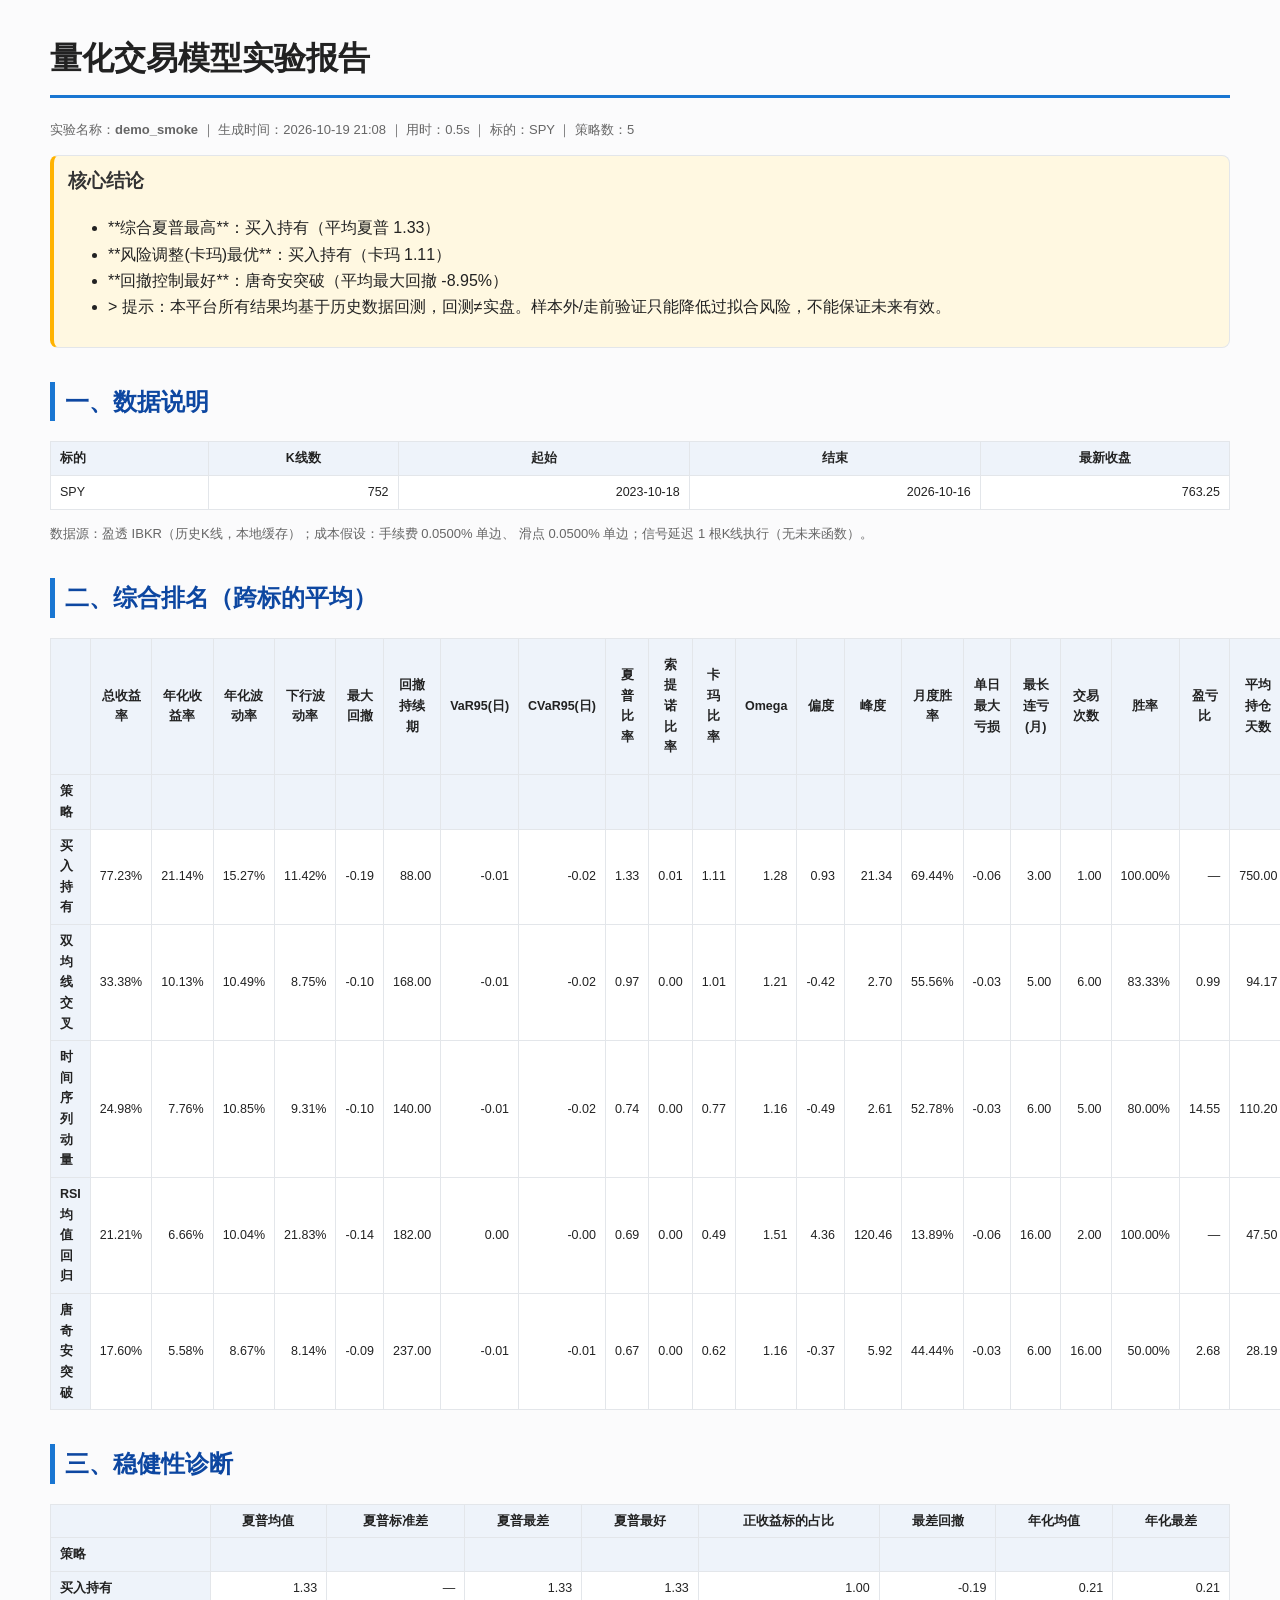
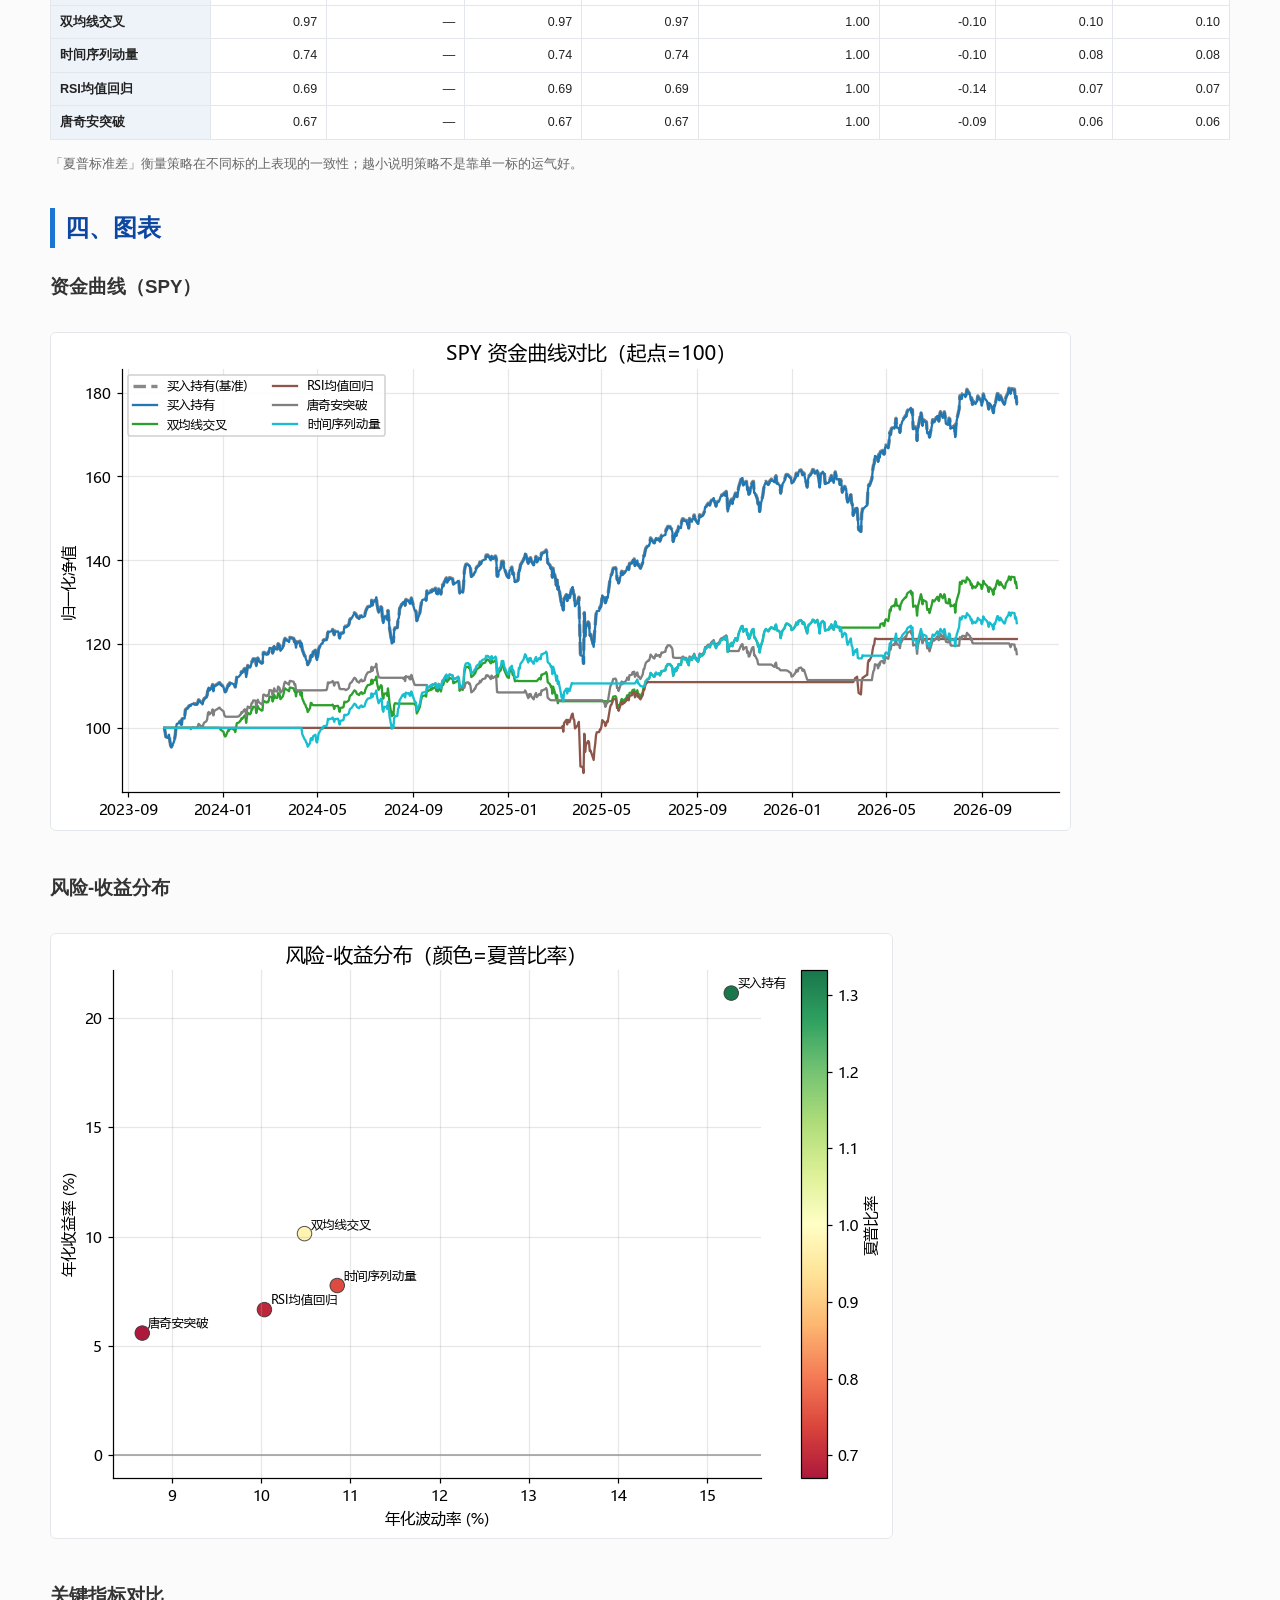
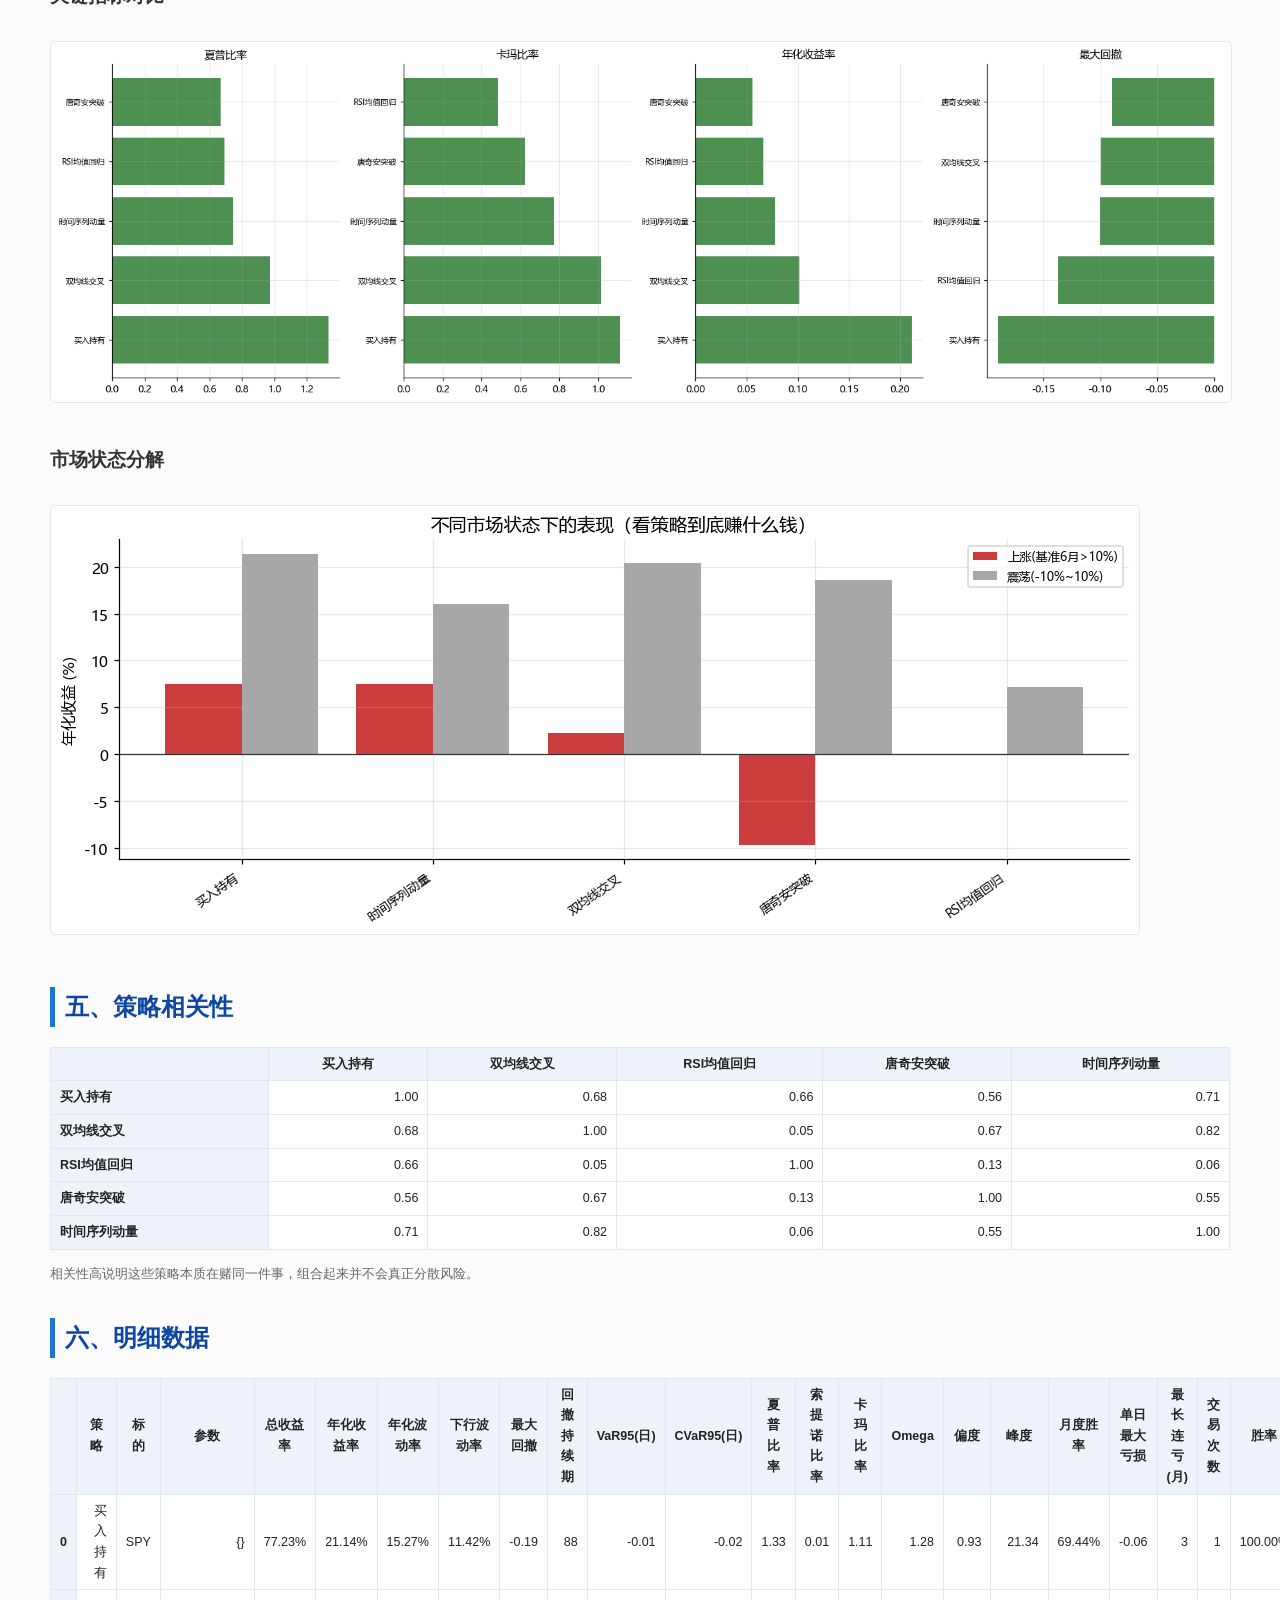
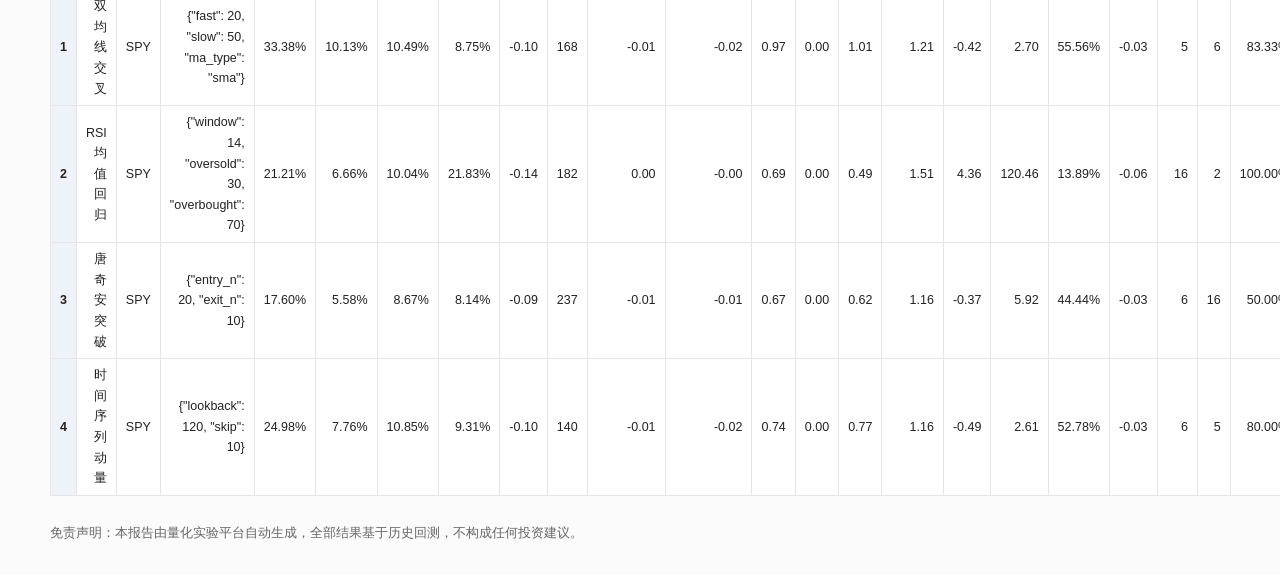
<file: quant_learning/results/demo_smoke/report.html>
<!DOCTYPE html>
<html lang="zh-CN">
<head>
<meta charset="utf-8">
<title>量化模型实验报告 - demo_smoke</title>
<style>
  body { font-family: "Microsoft YaHei", "PingFang SC", -apple-system, sans-serif;
         margin: 32px auto; max-width: 1180px; color: #222; background: #fbfbfc; line-height: 1.65; }
  h1 { border-bottom: 3px solid #1976d2; padding-bottom: 10px; }
  h2 { margin-top: 34px; color: #0d47a1; border-left: 5px solid #1976d2; padding-left: 10px; }
  h3 { margin-top: 24px; color: #333; }
  table.tbl { border-collapse: collapse; width: 100%; font-size: 12.5px; background: #fff; }
  table.tbl th, table.tbl td { border: 1px solid #e3e6ea; padding: 6px 9px; text-align: right; }
  table.tbl th { background: #eef3fa; text-align: center; font-weight: 600; }
  table.tbl td:first-child, table.tbl th:first-child { text-align: left; }
  table.tbl tbody tr:hover { background: #f5f9ff; }
  img { max-width: 100%; border: 1px solid #e3e6ea; border-radius: 6px; margin: 10px 0; background:#fff; }
  .meta { color: #666; font-size: 13px; }
  .card { background: #fff; border: 1px solid #e3e6ea; border-radius: 8px; padding: 16px 20px; margin: 14px 0; }
  .warn { background: #fff8e1; border-left: 4px solid #ffb300; padding: 10px 14px; }
  code { background: #f2f4f7; padding: 1px 5px; border-radius: 3px; }
</style>
</head>
<body>
<h1>量化交易模型实验报告</h1>
<div class="meta">
  实验名称：<b>demo_smoke</b> ｜ 生成时间：2026-10-19 21:08 ｜
  用时：0.5s ｜
  标的：SPY ｜
  策略数：5
</div>

<div class="card warn">
<h3 style="margin-top:0">核心结论</h3>
<ul><li>**综合夏普最高**：买入持有（平均夏普 1.33）</li>
<li>**风险调整(卡玛)最优**：买入持有（卡玛 1.11）</li>
<li>**回撤控制最好**：唐奇安突破（平均最大回撤 -8.95%）</li>
<li>> 提示：本平台所有结果均基于历史数据回测，回测≠实盘。样本外/走前验证只能降低过拟合风险，不能保证未来有效。</li></ul>
</div>

<h2>一、数据说明</h2>
<table class="tbl"><tr><th>标的</th><th>K线数</th><th>起始</th><th>结束</th><th>最新收盘</th></tr><tr><td>SPY</td><td>752</td><td>2023-10-18</td><td>2026-10-16</td><td>763.25</td></tr></table>
<p class="meta">数据源：盈透 IBKR（历史K线，本地缓存）；成本假设：手续费 0.0500% 单边、
滑点 0.0500% 单边；信号延迟 1 根K线执行（无未来函数）。</p>

<h2>二、综合排名（跨标的平均）</h2>
<table class="dataframe tbl">
  <thead>
    <tr style="text-align: right;">
      <th></th>
      <th>总收益率</th>
      <th>年化收益率</th>
      <th>年化波动率</th>
      <th>下行波动率</th>
      <th>最大回撤</th>
      <th>回撤持续期</th>
      <th>VaR95(日)</th>
      <th>CVaR95(日)</th>
      <th>夏普比率</th>
      <th>索提诺比率</th>
      <th>卡玛比率</th>
      <th>Omega</th>
      <th>偏度</th>
      <th>峰度</th>
      <th>月度胜率</th>
      <th>单日最大亏损</th>
      <th>最长连亏(月)</th>
      <th>交易次数</th>
      <th>胜率</th>
      <th>盈亏比</th>
      <th>平均持仓天数</th>
      <th>单笔均值</th>
      <th>最好一笔</th>
      <th>最差一笔</th>
      <th>年化换手</th>
      <th>持仓占比</th>
      <th>Beta</th>
      <th>年化Alpha</th>
      <th>跟踪误差</th>
      <th>信息比率</th>
      <th>相对基准超额</th>
      <th>超额年化</th>
      <th>标的数</th>
      <th>跑赢基准占比</th>
    </tr>
    <tr>
      <th>策略</th>
      <th></th>
      <th></th>
      <th></th>
      <th></th>
      <th></th>
      <th></th>
      <th></th>
      <th></th>
      <th></th>
      <th></th>
      <th></th>
      <th></th>
      <th></th>
      <th></th>
      <th></th>
      <th></th>
      <th></th>
      <th></th>
      <th></th>
      <th></th>
      <th></th>
      <th></th>
      <th></th>
      <th></th>
      <th></th>
      <th></th>
      <th></th>
      <th></th>
      <th></th>
      <th></th>
      <th></th>
      <th></th>
      <th></th>
      <th></th>
    </tr>
  </thead>
  <tbody>
    <tr>
      <th>买入持有</th>
      <td>77.23%</td>
      <td>21.14%</td>
      <td>15.27%</td>
      <td>11.42%</td>
      <td>-0.19</td>
      <td>88.00</td>
      <td>-0.01</td>
      <td>-0.02</td>
      <td>1.33</td>
      <td>0.01</td>
      <td>1.11</td>
      <td>1.28</td>
      <td>0.93</td>
      <td>21.34</td>
      <td>69.44%</td>
      <td>-0.06</td>
      <td>3.00</td>
      <td>1.00</td>
      <td>100.00%</td>
      <td>—</td>
      <td>750.00</td>
      <td>0.79</td>
      <td>0.79</td>
      <td>0.79</td>
      <td>0.34</td>
      <td>1.00</td>
      <td>1.00</td>
      <td>-0.00</td>
      <td>0.00</td>
      <td>-0.58</td>
      <td>-0.00</td>
      <td>-0.00</td>
      <td>1</td>
      <td>0.00</td>
    </tr>
    <tr>
      <th>双均线交叉</th>
      <td>33.38%</td>
      <td>10.13%</td>
      <td>10.49%</td>
      <td>8.75%</td>
      <td>-0.10</td>
      <td>168.00</td>
      <td>-0.01</td>
      <td>-0.02</td>
      <td>0.97</td>
      <td>0.00</td>
      <td>1.01</td>
      <td>1.21</td>
      <td>-0.42</td>
      <td>2.70</td>
      <td>55.56%</td>
      <td>-0.03</td>
      <td>5.00</td>
      <td>6.00</td>
      <td>83.33%</td>
      <td>0.99</td>
      <td>94.17</td>
      <td>0.05</td>
      <td>0.16</td>
      <td>-0.07</td>
      <td>3.69</td>
      <td>0.75</td>
      <td>0.47</td>
      <td>0.01</td>
      <td>0.11</td>
      <td>-0.91</td>
      <td>-0.44</td>
      <td>-0.11</td>
      <td>1</td>
      <td>0.00</td>
    </tr>
    <tr>
      <th>时间序列动量</th>
      <td>24.98%</td>
      <td>7.76%</td>
      <td>10.85%</td>
      <td>9.31%</td>
      <td>-0.10</td>
      <td>140.00</td>
      <td>-0.01</td>
      <td>-0.02</td>
      <td>0.74</td>
      <td>0.00</td>
      <td>0.77</td>
      <td>1.16</td>
      <td>-0.49</td>
      <td>2.61</td>
      <td>52.78%</td>
      <td>-0.03</td>
      <td>6.00</td>
      <td>5.00</td>
      <td>80.00%</td>
      <td>14.55</td>
      <td>110.20</td>
      <td>0.05</td>
      <td>0.13</td>
      <td>-0.00</td>
      <td>3.02</td>
      <td>0.73</td>
      <td>0.50</td>
      <td>-0.02</td>
      <td>0.11</td>
      <td>-1.14</td>
      <td>-0.52</td>
      <td>-0.13</td>
      <td>1</td>
      <td>0.00</td>
    </tr>
    <tr>
      <th>RSI均值回归</th>
      <td>21.21%</td>
      <td>6.66%</td>
      <td>10.04%</td>
      <td>21.83%</td>
      <td>-0.14</td>
      <td>182.00</td>
      <td>0.00</td>
      <td>-0.00</td>
      <td>0.69</td>
      <td>0.00</td>
      <td>0.49</td>
      <td>1.51</td>
      <td>4.36</td>
      <td>120.46</td>
      <td>13.89%</td>
      <td>-0.06</td>
      <td>16.00</td>
      <td>2.00</td>
      <td>100.00%</td>
      <td>—</td>
      <td>47.50</td>
      <td>0.09</td>
      <td>0.11</td>
      <td>0.08</td>
      <td>1.34</td>
      <td>0.13</td>
      <td>0.43</td>
      <td>-0.02</td>
      <td>0.12</td>
      <td>-1.17</td>
      <td>-0.56</td>
      <td>-0.15</td>
      <td>1</td>
      <td>0.00</td>
    </tr>
    <tr>
      <th>唐奇安突破</th>
      <td>17.60%</td>
      <td>5.58%</td>
      <td>8.67%</td>
      <td>8.14%</td>
      <td>-0.09</td>
      <td>237.00</td>
      <td>-0.01</td>
      <td>-0.01</td>
      <td>0.67</td>
      <td>0.00</td>
      <td>0.62</td>
      <td>1.16</td>
      <td>-0.37</td>
      <td>5.92</td>
      <td>44.44%</td>
      <td>-0.03</td>
      <td>6.00</td>
      <td>16.00</td>
      <td>50.00%</td>
      <td>2.68</td>
      <td>28.19</td>
      <td>0.01</td>
      <td>0.12</td>
      <td>-0.03</td>
      <td>10.39</td>
      <td>0.60</td>
      <td>0.32</td>
      <td>-0.01</td>
      <td>0.13</td>
      <td>-1.16</td>
      <td>-0.60</td>
      <td>-0.16</td>
      <td>1</td>
      <td>0.00</td>
    </tr>
  </tbody>
</table>

<h2>三、稳健性诊断</h2>
<table class="dataframe tbl">
  <thead>
    <tr style="text-align: right;">
      <th></th>
      <th>夏普均值</th>
      <th>夏普标准差</th>
      <th>夏普最差</th>
      <th>夏普最好</th>
      <th>正收益标的占比</th>
      <th>最差回撤</th>
      <th>年化均值</th>
      <th>年化最差</th>
    </tr>
    <tr>
      <th>策略</th>
      <th></th>
      <th></th>
      <th></th>
      <th></th>
      <th></th>
      <th></th>
      <th></th>
      <th></th>
    </tr>
  </thead>
  <tbody>
    <tr>
      <th>买入持有</th>
      <td>1.33</td>
      <td>—</td>
      <td>1.33</td>
      <td>1.33</td>
      <td>1.00</td>
      <td>-0.19</td>
      <td>0.21</td>
      <td>0.21</td>
    </tr>
    <tr>
      <th>双均线交叉</th>
      <td>0.97</td>
      <td>—</td>
      <td>0.97</td>
      <td>0.97</td>
      <td>1.00</td>
      <td>-0.10</td>
      <td>0.10</td>
      <td>0.10</td>
    </tr>
    <tr>
      <th>时间序列动量</th>
      <td>0.74</td>
      <td>—</td>
      <td>0.74</td>
      <td>0.74</td>
      <td>1.00</td>
      <td>-0.10</td>
      <td>0.08</td>
      <td>0.08</td>
    </tr>
    <tr>
      <th>RSI均值回归</th>
      <td>0.69</td>
      <td>—</td>
      <td>0.69</td>
      <td>0.69</td>
      <td>1.00</td>
      <td>-0.14</td>
      <td>0.07</td>
      <td>0.07</td>
    </tr>
    <tr>
      <th>唐奇安突破</th>
      <td>0.67</td>
      <td>—</td>
      <td>0.67</td>
      <td>0.67</td>
      <td>1.00</td>
      <td>-0.09</td>
      <td>0.06</td>
      <td>0.06</td>
    </tr>
  </tbody>
</table>
<p class="meta">「夏普标准差」衡量策略在不同标的上表现的一致性；越小说明策略不是靠单一标的运气好。</p>

<h2>四、图表</h2>
<h3>资金曲线（SPY）</h3><img src="[data-uri]">
<h3>风险-收益分布</h3><img src="[data-uri]">
<h3>关键指标对比</h3><img src="[data-uri]">
<h3>市场状态分解</h3><img src="[data-uri]">




<h2>五、策略相关性</h2>
<table class="dataframe tbl">
  <thead>
    <tr style="text-align: right;">
      <th></th>
      <th>买入持有</th>
      <th>双均线交叉</th>
      <th>RSI均值回归</th>
      <th>唐奇安突破</th>
      <th>时间序列动量</th>
    </tr>
  </thead>
  <tbody>
    <tr>
      <th>买入持有</th>
      <td>1.00</td>
      <td>0.68</td>
      <td>0.66</td>
      <td>0.56</td>
      <td>0.71</td>
    </tr>
    <tr>
      <th>双均线交叉</th>
      <td>0.68</td>
      <td>1.00</td>
      <td>0.05</td>
      <td>0.67</td>
      <td>0.82</td>
    </tr>
    <tr>
      <th>RSI均值回归</th>
      <td>0.66</td>
      <td>0.05</td>
      <td>1.00</td>
      <td>0.13</td>
      <td>0.06</td>
    </tr>
    <tr>
      <th>唐奇安突破</th>
      <td>0.56</td>
      <td>0.67</td>
      <td>0.13</td>
      <td>1.00</td>
      <td>0.55</td>
    </tr>
    <tr>
      <th>时间序列动量</th>
      <td>0.71</td>
      <td>0.82</td>
      <td>0.06</td>
      <td>0.55</td>
      <td>1.00</td>
    </tr>
  </tbody>
</table>
<p class="meta">相关性高说明这些策略本质在赌同一件事，组合起来并不会真正分散风险。</p>



<h2>六、明细数据</h2>
<table class="dataframe tbl">
  <thead>
    <tr style="text-align: right;">
      <th></th>
      <th>策略</th>
      <th>标的</th>
      <th>参数</th>
      <th>总收益率</th>
      <th>年化收益率</th>
      <th>年化波动率</th>
      <th>下行波动率</th>
      <th>最大回撤</th>
      <th>回撤持续期</th>
      <th>VaR95(日)</th>
      <th>CVaR95(日)</th>
      <th>夏普比率</th>
      <th>索提诺比率</th>
      <th>卡玛比率</th>
      <th>Omega</th>
      <th>偏度</th>
      <th>峰度</th>
      <th>月度胜率</th>
      <th>单日最大亏损</th>
      <th>最长连亏(月)</th>
      <th>交易次数</th>
      <th>胜率</th>
      <th>盈亏比</th>
      <th>平均持仓天数</th>
      <th>单笔均值</th>
      <th>最好一笔</th>
      <th>最差一笔</th>
      <th>年化换手</th>
      <th>持仓占比</th>
      <th>Beta</th>
      <th>年化Alpha</th>
      <th>跟踪误差</th>
      <th>信息比率</th>
      <th>相对基准超额</th>
      <th>超额年化</th>
    </tr>
  </thead>
  <tbody>
    <tr>
      <th>0</th>
      <td>买入持有</td>
      <td>SPY</td>
      <td>{}</td>
      <td>77.23%</td>
      <td>21.14%</td>
      <td>15.27%</td>
      <td>11.42%</td>
      <td>-0.19</td>
      <td>88</td>
      <td>-0.01</td>
      <td>-0.02</td>
      <td>1.33</td>
      <td>0.01</td>
      <td>1.11</td>
      <td>1.28</td>
      <td>0.93</td>
      <td>21.34</td>
      <td>69.44%</td>
      <td>-0.06</td>
      <td>3</td>
      <td>1</td>
      <td>100.00%</td>
      <td>—</td>
      <td>750.00</td>
      <td>0.79</td>
      <td>0.79</td>
      <td>0.79</td>
      <td>0.34</td>
      <td>1.00</td>
      <td>1.00</td>
      <td>-0.00</td>
      <td>0.00</td>
      <td>-0.58</td>
      <td>-0.00</td>
      <td>-0.00</td>
    </tr>
    <tr>
      <th>1</th>
      <td>双均线交叉</td>
      <td>SPY</td>
      <td>{"fast": 20, "slow": 50, "ma_type": "sma"}</td>
      <td>33.38%</td>
      <td>10.13%</td>
      <td>10.49%</td>
      <td>8.75%</td>
      <td>-0.10</td>
      <td>168</td>
      <td>-0.01</td>
      <td>-0.02</td>
      <td>0.97</td>
      <td>0.00</td>
      <td>1.01</td>
      <td>1.21</td>
      <td>-0.42</td>
      <td>2.70</td>
      <td>55.56%</td>
      <td>-0.03</td>
      <td>5</td>
      <td>6</td>
      <td>83.33%</td>
      <td>0.99</td>
      <td>94.17</td>
      <td>0.05</td>
      <td>0.16</td>
      <td>-0.07</td>
      <td>3.69</td>
      <td>0.75</td>
      <td>0.47</td>
      <td>0.01</td>
      <td>0.11</td>
      <td>-0.91</td>
      <td>-0.44</td>
      <td>-0.11</td>
    </tr>
    <tr>
      <th>2</th>
      <td>RSI均值回归</td>
      <td>SPY</td>
      <td>{"window": 14, "oversold": 30, "overbought": 70}</td>
      <td>21.21%</td>
      <td>6.66%</td>
      <td>10.04%</td>
      <td>21.83%</td>
      <td>-0.14</td>
      <td>182</td>
      <td>0.00</td>
      <td>-0.00</td>
      <td>0.69</td>
      <td>0.00</td>
      <td>0.49</td>
      <td>1.51</td>
      <td>4.36</td>
      <td>120.46</td>
      <td>13.89%</td>
      <td>-0.06</td>
      <td>16</td>
      <td>2</td>
      <td>100.00%</td>
      <td>—</td>
      <td>47.50</td>
      <td>0.09</td>
      <td>0.11</td>
      <td>0.08</td>
      <td>1.34</td>
      <td>0.13</td>
      <td>0.43</td>
      <td>-0.02</td>
      <td>0.12</td>
      <td>-1.17</td>
      <td>-0.56</td>
      <td>-0.15</td>
    </tr>
    <tr>
      <th>3</th>
      <td>唐奇安突破</td>
      <td>SPY</td>
      <td>{"entry_n": 20, "exit_n": 10}</td>
      <td>17.60%</td>
      <td>5.58%</td>
      <td>8.67%</td>
      <td>8.14%</td>
      <td>-0.09</td>
      <td>237</td>
      <td>-0.01</td>
      <td>-0.01</td>
      <td>0.67</td>
      <td>0.00</td>
      <td>0.62</td>
      <td>1.16</td>
      <td>-0.37</td>
      <td>5.92</td>
      <td>44.44%</td>
      <td>-0.03</td>
      <td>6</td>
      <td>16</td>
      <td>50.00%</td>
      <td>2.68</td>
      <td>28.19</td>
      <td>0.01</td>
      <td>0.12</td>
      <td>-0.03</td>
      <td>10.39</td>
      <td>0.60</td>
      <td>0.32</td>
      <td>-0.01</td>
      <td>0.13</td>
      <td>-1.16</td>
      <td>-0.60</td>
      <td>-0.16</td>
    </tr>
    <tr>
      <th>4</th>
      <td>时间序列动量</td>
      <td>SPY</td>
      <td>{"lookback": 120, "skip": 10}</td>
      <td>24.98%</td>
      <td>7.76%</td>
      <td>10.85%</td>
      <td>9.31%</td>
      <td>-0.10</td>
      <td>140</td>
      <td>-0.01</td>
      <td>-0.02</td>
      <td>0.74</td>
      <td>0.00</td>
      <td>0.77</td>
      <td>1.16</td>
      <td>-0.49</td>
      <td>2.61</td>
      <td>52.78%</td>
      <td>-0.03</td>
      <td>6</td>
      <td>5</td>
      <td>80.00%</td>
      <td>14.55</td>
      <td>110.20</td>
      <td>0.05</td>
      <td>0.13</td>
      <td>-0.00</td>
      <td>3.02</td>
      <td>0.73</td>
      <td>0.50</td>
      <td>-0.02</td>
      <td>0.11</td>
      <td>-1.14</td>
      <td>-0.52</td>
      <td>-0.13</td>
    </tr>
  </tbody>
</table>

<p class="meta" style="margin-top:26px">
免责声明：本报告由量化实验平台自动生成，全部结果基于历史回测，不构成任何投资建议。
</p>
</body>
</html>
</file>
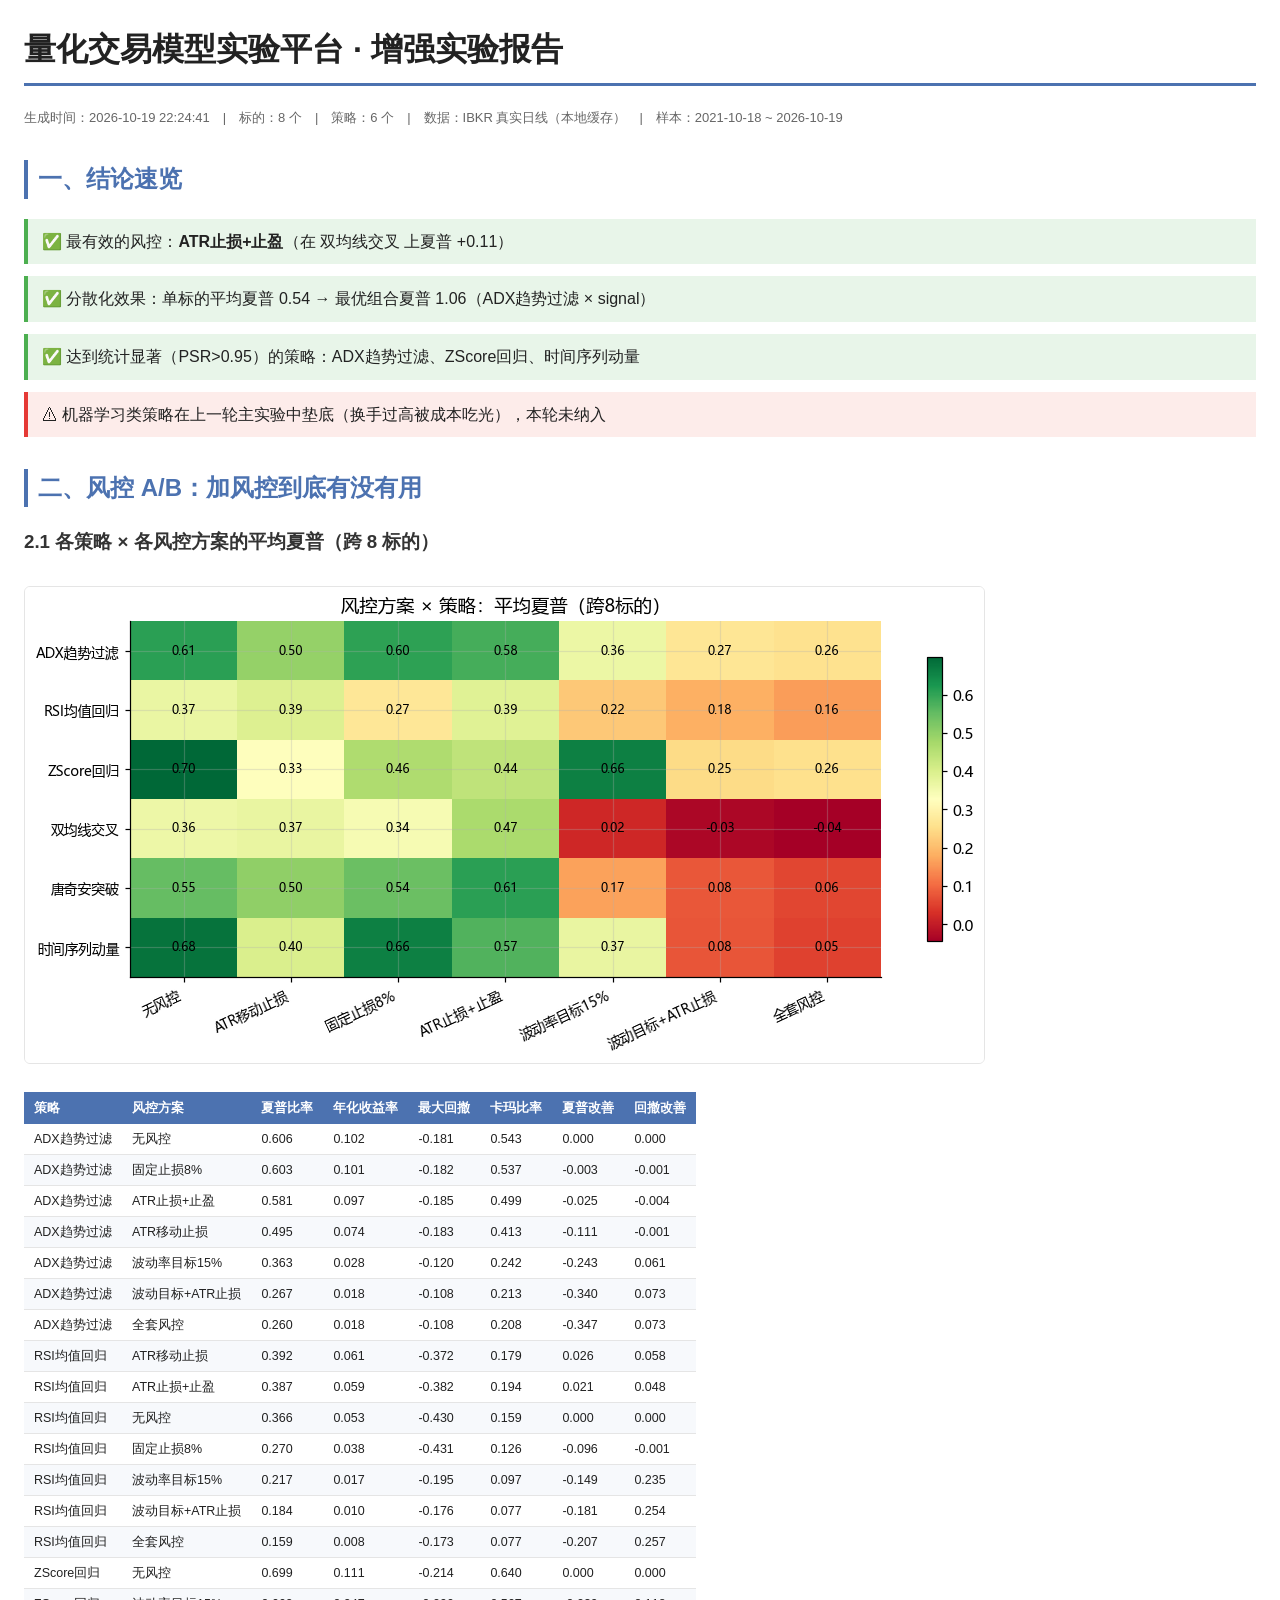
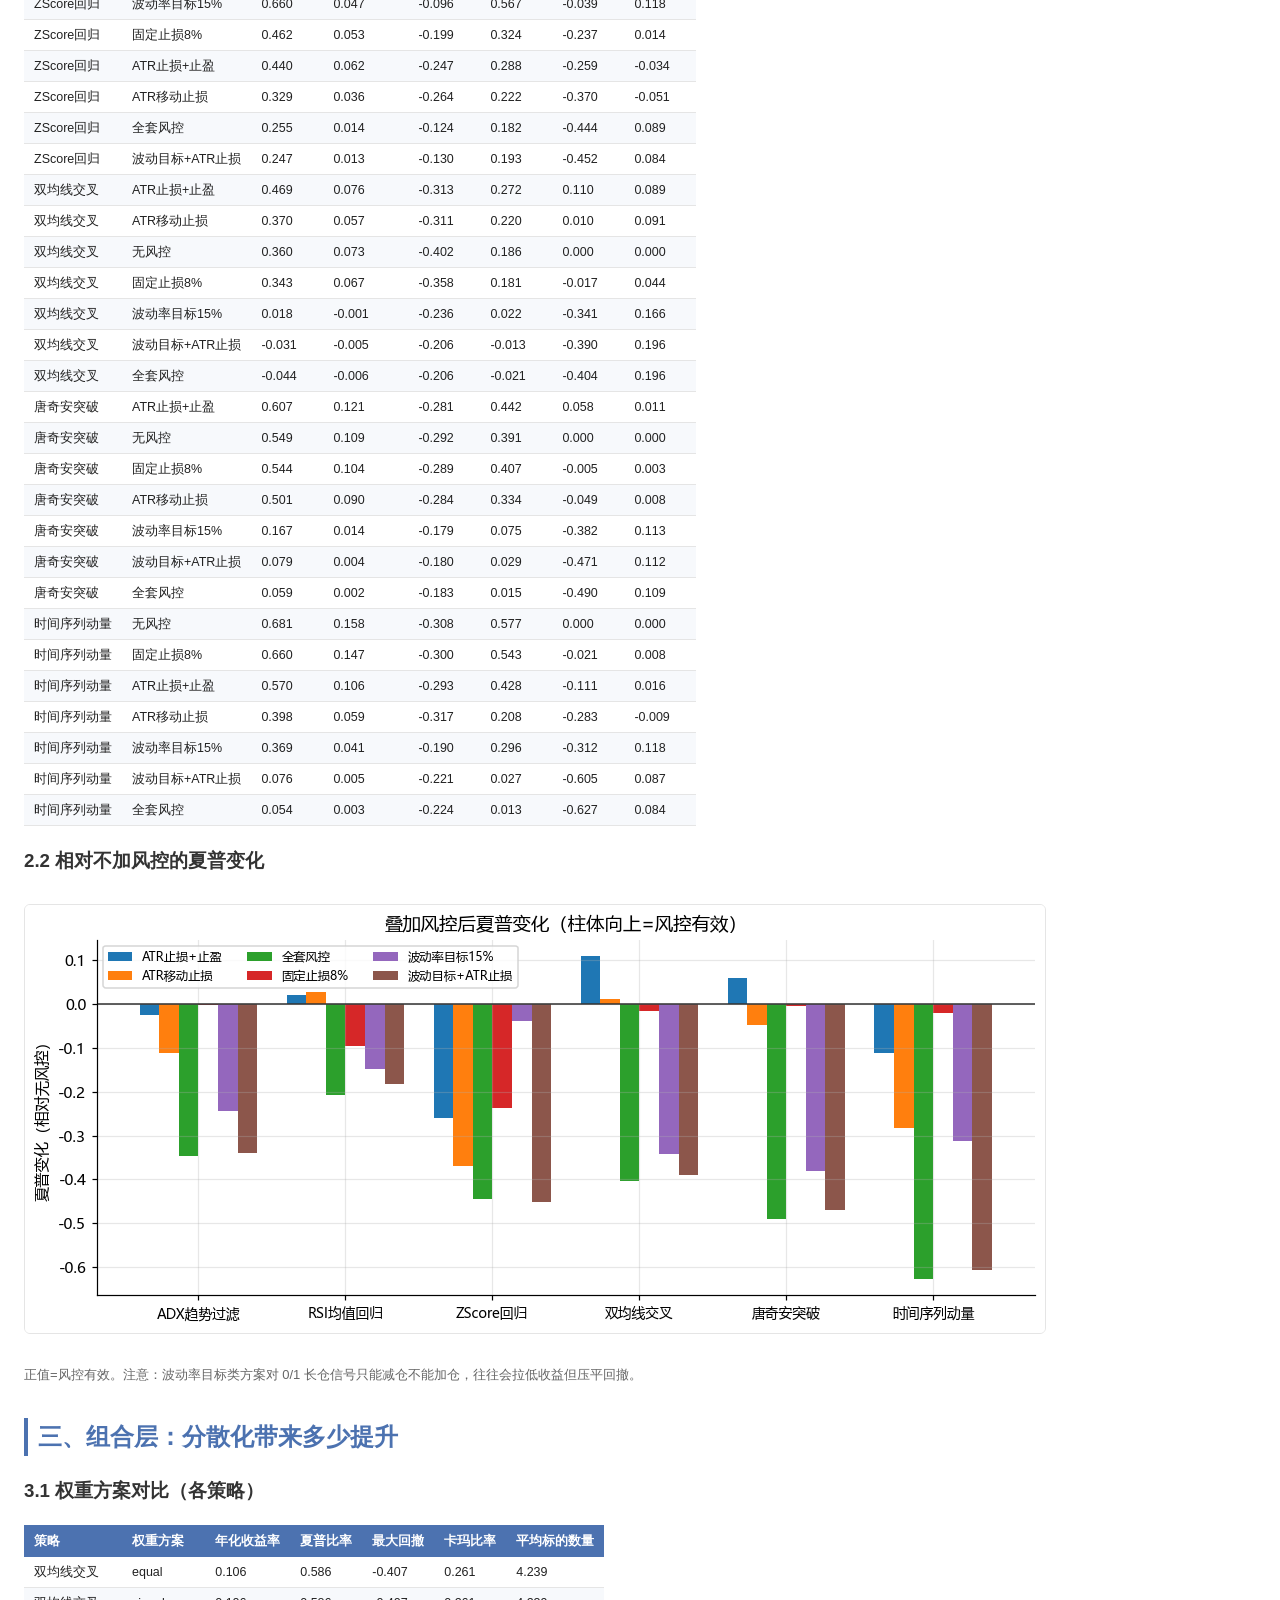
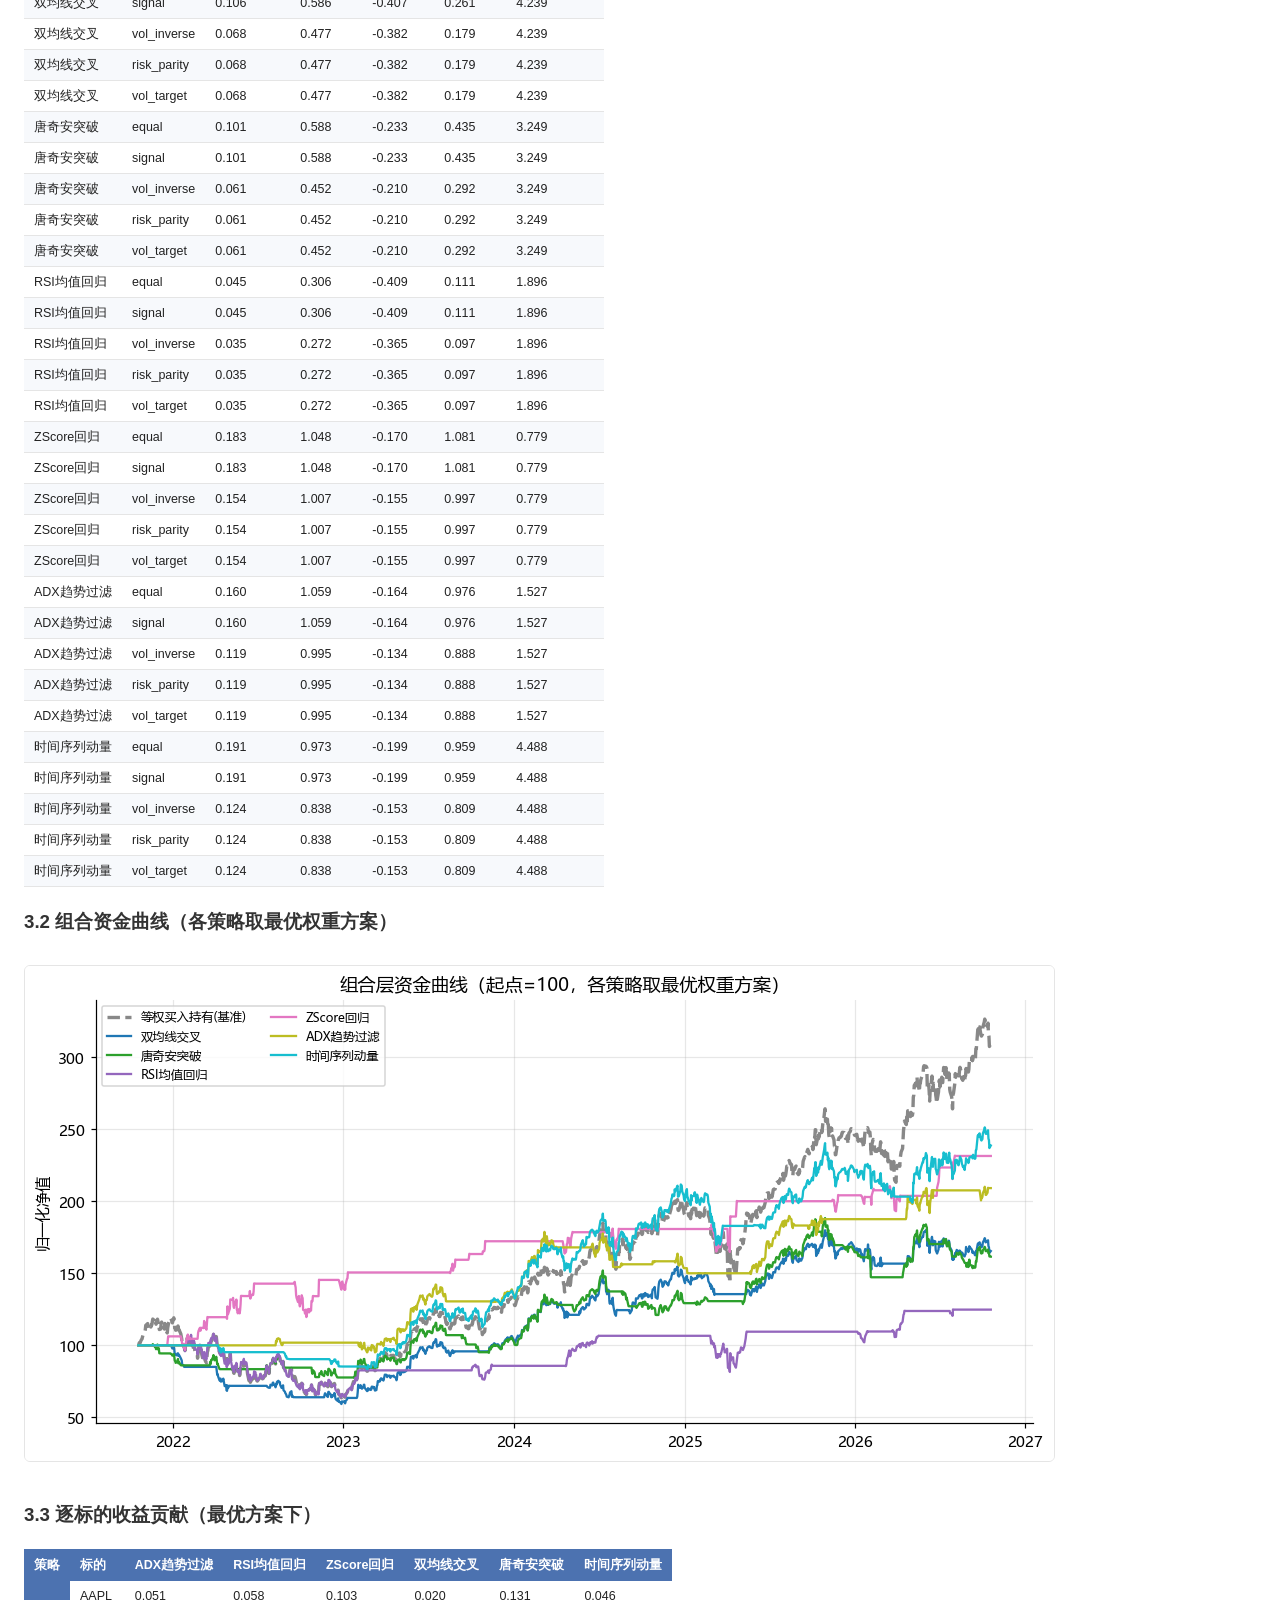
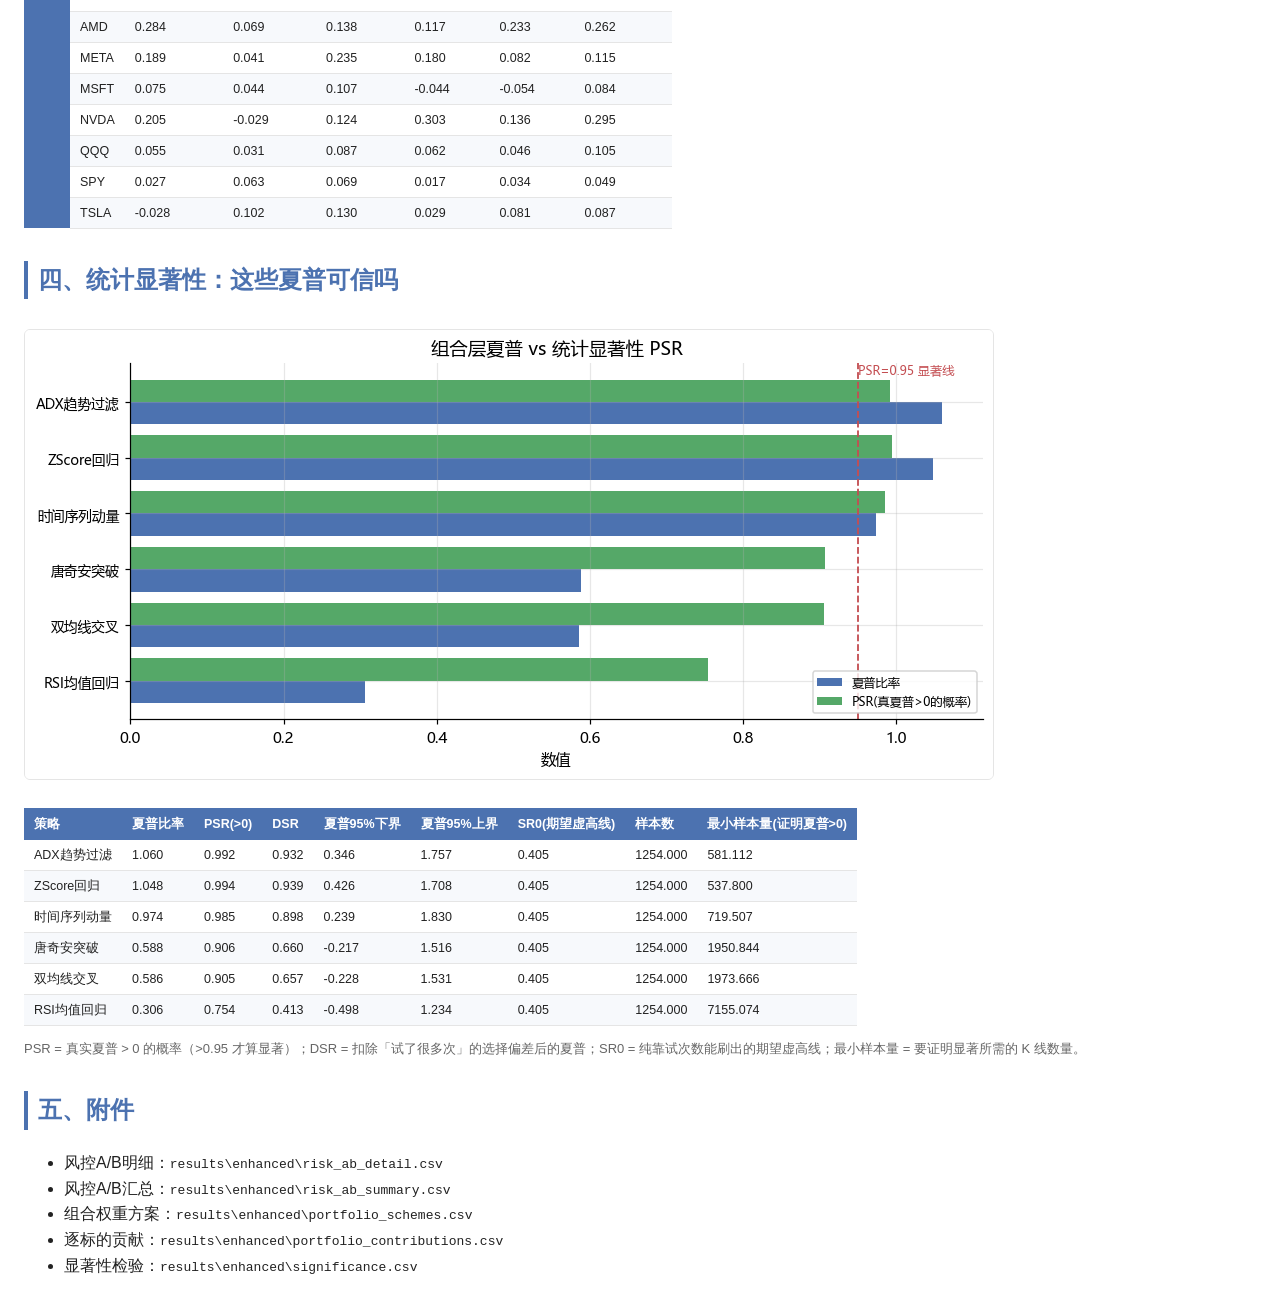
<file: quant_learning/results/enhanced/report.html>
<!DOCTYPE html><html lang='zh-CN'><head><meta charset='utf-8'>
<title>量化模型增强实验报告</title><style>
body{font-family:'Microsoft YaHei',sans-serif;margin:24px;color:#222;background:#fff;line-height:1.6}
h1{border-bottom:3px solid #4C72B0;padding-bottom:8px}
h2{margin-top:32px;color:#4C72B0;border-left:4px solid #4C72B0;padding-left:10px}
h3{margin-top:20px;color:#333}
table.tbl{border-collapse:collapse;font-size:12.5px;margin:10px 0}
table.tbl th{background:#4C72B0;color:#fff;padding:6px 10px;text-align:left}
table.tbl td{padding:5px 10px;border-bottom:1px solid #e5e5e5}
table.tbl tr:nth-child(even){background:#f7f9fc}
img{max-width:100%;border:1px solid #e5e5e5;border-radius:6px;margin:10px 0}
.note{background:#fff8e1;border-left:4px solid #f0ad4e;padding:10px 14px;margin:12px 0}
.ok{background:#e8f5e9;border-left:4px solid #4caf50;padding:10px 14px;margin:12px 0}
.bad{background:#fdecea;border-left:4px solid #e53935;padding:10px 14px;margin:12px 0}
.kv{color:#666;font-size:13px}
</style></head><body>
<h1>量化交易模型实验平台 · 增强实验报告</h1>
<p class='kv'>生成时间：2026-10-19 22:24:41　|　标的：8 个　|　策略：6 个　|　数据：IBKR 真实日线（本地缓存）　|　样本：2021-10-18 ~ 2026-10-19</p>
<h2>一、结论速览</h2>
<div class='ok'>✅ 最有效的风控：<b>ATR止损+止盈</b>（在 双均线交叉 上夏普 +0.11）</div>
<div class='ok'>✅ 分散化效果：单标的平均夏普 0.54 → 最优组合夏普 1.06（ADX趋势过滤 × signal）</div>
<div class='ok'>✅ 达到统计显著（PSR>0.95）的策略：ADX趋势过滤、ZScore回归、时间序列动量</div>
<div class='bad'>⚠ 机器学习类策略在上一轮主实验中垫底（换手过高被成本吃光），本轮未纳入</div>
<h2>二、风控 A/B：加风控到底有没有用</h2>
<h3>2.1 各策略 × 各风控方案的平均夏普（跨 8 标的）</h3>
<img src='[data-uri]'>
<table class="dataframe tbl">
  <thead>
    <tr style="text-align: left;">
      <th>策略</th>
      <th>风控方案</th>
      <th>夏普比率</th>
      <th>年化收益率</th>
      <th>最大回撤</th>
      <th>卡玛比率</th>
      <th>夏普改善</th>
      <th>回撤改善</th>
    </tr>
  </thead>
  <tbody>
    <tr>
      <td>ADX趋势过滤</td>
      <td>无风控</td>
      <td>0.606</td>
      <td>0.102</td>
      <td>-0.181</td>
      <td>0.543</td>
      <td>0.000</td>
      <td>0.000</td>
    </tr>
    <tr>
      <td>ADX趋势过滤</td>
      <td>固定止损8%</td>
      <td>0.603</td>
      <td>0.101</td>
      <td>-0.182</td>
      <td>0.537</td>
      <td>-0.003</td>
      <td>-0.001</td>
    </tr>
    <tr>
      <td>ADX趋势过滤</td>
      <td>ATR止损+止盈</td>
      <td>0.581</td>
      <td>0.097</td>
      <td>-0.185</td>
      <td>0.499</td>
      <td>-0.025</td>
      <td>-0.004</td>
    </tr>
    <tr>
      <td>ADX趋势过滤</td>
      <td>ATR移动止损</td>
      <td>0.495</td>
      <td>0.074</td>
      <td>-0.183</td>
      <td>0.413</td>
      <td>-0.111</td>
      <td>-0.001</td>
    </tr>
    <tr>
      <td>ADX趋势过滤</td>
      <td>波动率目标15%</td>
      <td>0.363</td>
      <td>0.028</td>
      <td>-0.120</td>
      <td>0.242</td>
      <td>-0.243</td>
      <td>0.061</td>
    </tr>
    <tr>
      <td>ADX趋势过滤</td>
      <td>波动目标+ATR止损</td>
      <td>0.267</td>
      <td>0.018</td>
      <td>-0.108</td>
      <td>0.213</td>
      <td>-0.340</td>
      <td>0.073</td>
    </tr>
    <tr>
      <td>ADX趋势过滤</td>
      <td>全套风控</td>
      <td>0.260</td>
      <td>0.018</td>
      <td>-0.108</td>
      <td>0.208</td>
      <td>-0.347</td>
      <td>0.073</td>
    </tr>
    <tr>
      <td>RSI均值回归</td>
      <td>ATR移动止损</td>
      <td>0.392</td>
      <td>0.061</td>
      <td>-0.372</td>
      <td>0.179</td>
      <td>0.026</td>
      <td>0.058</td>
    </tr>
    <tr>
      <td>RSI均值回归</td>
      <td>ATR止损+止盈</td>
      <td>0.387</td>
      <td>0.059</td>
      <td>-0.382</td>
      <td>0.194</td>
      <td>0.021</td>
      <td>0.048</td>
    </tr>
    <tr>
      <td>RSI均值回归</td>
      <td>无风控</td>
      <td>0.366</td>
      <td>0.053</td>
      <td>-0.430</td>
      <td>0.159</td>
      <td>0.000</td>
      <td>0.000</td>
    </tr>
    <tr>
      <td>RSI均值回归</td>
      <td>固定止损8%</td>
      <td>0.270</td>
      <td>0.038</td>
      <td>-0.431</td>
      <td>0.126</td>
      <td>-0.096</td>
      <td>-0.001</td>
    </tr>
    <tr>
      <td>RSI均值回归</td>
      <td>波动率目标15%</td>
      <td>0.217</td>
      <td>0.017</td>
      <td>-0.195</td>
      <td>0.097</td>
      <td>-0.149</td>
      <td>0.235</td>
    </tr>
    <tr>
      <td>RSI均值回归</td>
      <td>波动目标+ATR止损</td>
      <td>0.184</td>
      <td>0.010</td>
      <td>-0.176</td>
      <td>0.077</td>
      <td>-0.181</td>
      <td>0.254</td>
    </tr>
    <tr>
      <td>RSI均值回归</td>
      <td>全套风控</td>
      <td>0.159</td>
      <td>0.008</td>
      <td>-0.173</td>
      <td>0.077</td>
      <td>-0.207</td>
      <td>0.257</td>
    </tr>
    <tr>
      <td>ZScore回归</td>
      <td>无风控</td>
      <td>0.699</td>
      <td>0.111</td>
      <td>-0.214</td>
      <td>0.640</td>
      <td>0.000</td>
      <td>0.000</td>
    </tr>
    <tr>
      <td>ZScore回归</td>
      <td>波动率目标15%</td>
      <td>0.660</td>
      <td>0.047</td>
      <td>-0.096</td>
      <td>0.567</td>
      <td>-0.039</td>
      <td>0.118</td>
    </tr>
    <tr>
      <td>ZScore回归</td>
      <td>固定止损8%</td>
      <td>0.462</td>
      <td>0.053</td>
      <td>-0.199</td>
      <td>0.324</td>
      <td>-0.237</td>
      <td>0.014</td>
    </tr>
    <tr>
      <td>ZScore回归</td>
      <td>ATR止损+止盈</td>
      <td>0.440</td>
      <td>0.062</td>
      <td>-0.247</td>
      <td>0.288</td>
      <td>-0.259</td>
      <td>-0.034</td>
    </tr>
    <tr>
      <td>ZScore回归</td>
      <td>ATR移动止损</td>
      <td>0.329</td>
      <td>0.036</td>
      <td>-0.264</td>
      <td>0.222</td>
      <td>-0.370</td>
      <td>-0.051</td>
    </tr>
    <tr>
      <td>ZScore回归</td>
      <td>全套风控</td>
      <td>0.255</td>
      <td>0.014</td>
      <td>-0.124</td>
      <td>0.182</td>
      <td>-0.444</td>
      <td>0.089</td>
    </tr>
    <tr>
      <td>ZScore回归</td>
      <td>波动目标+ATR止损</td>
      <td>0.247</td>
      <td>0.013</td>
      <td>-0.130</td>
      <td>0.193</td>
      <td>-0.452</td>
      <td>0.084</td>
    </tr>
    <tr>
      <td>双均线交叉</td>
      <td>ATR止损+止盈</td>
      <td>0.469</td>
      <td>0.076</td>
      <td>-0.313</td>
      <td>0.272</td>
      <td>0.110</td>
      <td>0.089</td>
    </tr>
    <tr>
      <td>双均线交叉</td>
      <td>ATR移动止损</td>
      <td>0.370</td>
      <td>0.057</td>
      <td>-0.311</td>
      <td>0.220</td>
      <td>0.010</td>
      <td>0.091</td>
    </tr>
    <tr>
      <td>双均线交叉</td>
      <td>无风控</td>
      <td>0.360</td>
      <td>0.073</td>
      <td>-0.402</td>
      <td>0.186</td>
      <td>0.000</td>
      <td>0.000</td>
    </tr>
    <tr>
      <td>双均线交叉</td>
      <td>固定止损8%</td>
      <td>0.343</td>
      <td>0.067</td>
      <td>-0.358</td>
      <td>0.181</td>
      <td>-0.017</td>
      <td>0.044</td>
    </tr>
    <tr>
      <td>双均线交叉</td>
      <td>波动率目标15%</td>
      <td>0.018</td>
      <td>-0.001</td>
      <td>-0.236</td>
      <td>0.022</td>
      <td>-0.341</td>
      <td>0.166</td>
    </tr>
    <tr>
      <td>双均线交叉</td>
      <td>波动目标+ATR止损</td>
      <td>-0.031</td>
      <td>-0.005</td>
      <td>-0.206</td>
      <td>-0.013</td>
      <td>-0.390</td>
      <td>0.196</td>
    </tr>
    <tr>
      <td>双均线交叉</td>
      <td>全套风控</td>
      <td>-0.044</td>
      <td>-0.006</td>
      <td>-0.206</td>
      <td>-0.021</td>
      <td>-0.404</td>
      <td>0.196</td>
    </tr>
    <tr>
      <td>唐奇安突破</td>
      <td>ATR止损+止盈</td>
      <td>0.607</td>
      <td>0.121</td>
      <td>-0.281</td>
      <td>0.442</td>
      <td>0.058</td>
      <td>0.011</td>
    </tr>
    <tr>
      <td>唐奇安突破</td>
      <td>无风控</td>
      <td>0.549</td>
      <td>0.109</td>
      <td>-0.292</td>
      <td>0.391</td>
      <td>0.000</td>
      <td>0.000</td>
    </tr>
    <tr>
      <td>唐奇安突破</td>
      <td>固定止损8%</td>
      <td>0.544</td>
      <td>0.104</td>
      <td>-0.289</td>
      <td>0.407</td>
      <td>-0.005</td>
      <td>0.003</td>
    </tr>
    <tr>
      <td>唐奇安突破</td>
      <td>ATR移动止损</td>
      <td>0.501</td>
      <td>0.090</td>
      <td>-0.284</td>
      <td>0.334</td>
      <td>-0.049</td>
      <td>0.008</td>
    </tr>
    <tr>
      <td>唐奇安突破</td>
      <td>波动率目标15%</td>
      <td>0.167</td>
      <td>0.014</td>
      <td>-0.179</td>
      <td>0.075</td>
      <td>-0.382</td>
      <td>0.113</td>
    </tr>
    <tr>
      <td>唐奇安突破</td>
      <td>波动目标+ATR止损</td>
      <td>0.079</td>
      <td>0.004</td>
      <td>-0.180</td>
      <td>0.029</td>
      <td>-0.471</td>
      <td>0.112</td>
    </tr>
    <tr>
      <td>唐奇安突破</td>
      <td>全套风控</td>
      <td>0.059</td>
      <td>0.002</td>
      <td>-0.183</td>
      <td>0.015</td>
      <td>-0.490</td>
      <td>0.109</td>
    </tr>
    <tr>
      <td>时间序列动量</td>
      <td>无风控</td>
      <td>0.681</td>
      <td>0.158</td>
      <td>-0.308</td>
      <td>0.577</td>
      <td>0.000</td>
      <td>0.000</td>
    </tr>
    <tr>
      <td>时间序列动量</td>
      <td>固定止损8%</td>
      <td>0.660</td>
      <td>0.147</td>
      <td>-0.300</td>
      <td>0.543</td>
      <td>-0.021</td>
      <td>0.008</td>
    </tr>
    <tr>
      <td>时间序列动量</td>
      <td>ATR止损+止盈</td>
      <td>0.570</td>
      <td>0.106</td>
      <td>-0.293</td>
      <td>0.428</td>
      <td>-0.111</td>
      <td>0.016</td>
    </tr>
    <tr>
      <td>时间序列动量</td>
      <td>ATR移动止损</td>
      <td>0.398</td>
      <td>0.059</td>
      <td>-0.317</td>
      <td>0.208</td>
      <td>-0.283</td>
      <td>-0.009</td>
    </tr>
    <tr>
      <td>时间序列动量</td>
      <td>波动率目标15%</td>
      <td>0.369</td>
      <td>0.041</td>
      <td>-0.190</td>
      <td>0.296</td>
      <td>-0.312</td>
      <td>0.118</td>
    </tr>
    <tr>
      <td>时间序列动量</td>
      <td>波动目标+ATR止损</td>
      <td>0.076</td>
      <td>0.005</td>
      <td>-0.221</td>
      <td>0.027</td>
      <td>-0.605</td>
      <td>0.087</td>
    </tr>
    <tr>
      <td>时间序列动量</td>
      <td>全套风控</td>
      <td>0.054</td>
      <td>0.003</td>
      <td>-0.224</td>
      <td>0.013</td>
      <td>-0.627</td>
      <td>0.084</td>
    </tr>
  </tbody>
</table>
<h3>2.2 相对不加风控的夏普变化</h3>
<img src='[data-uri]'>
<p class='kv'>正值=风控有效。注意：波动率目标类方案对 0/1 长仓信号只能减仓不能加仓，往往会拉低收益但压平回撤。</p>
<h2>三、组合层：分散化带来多少提升</h2>
<h3>3.1 权重方案对比（各策略）</h3>
<table class="dataframe tbl">
  <thead>
    <tr style="text-align: left;">
      <th>策略</th>
      <th>权重方案</th>
      <th>年化收益率</th>
      <th>夏普比率</th>
      <th>最大回撤</th>
      <th>卡玛比率</th>
      <th>平均标的数量</th>
    </tr>
  </thead>
  <tbody>
    <tr>
      <td>双均线交叉</td>
      <td>equal</td>
      <td>0.106</td>
      <td>0.586</td>
      <td>-0.407</td>
      <td>0.261</td>
      <td>4.239</td>
    </tr>
    <tr>
      <td>双均线交叉</td>
      <td>signal</td>
      <td>0.106</td>
      <td>0.586</td>
      <td>-0.407</td>
      <td>0.261</td>
      <td>4.239</td>
    </tr>
    <tr>
      <td>双均线交叉</td>
      <td>vol_inverse</td>
      <td>0.068</td>
      <td>0.477</td>
      <td>-0.382</td>
      <td>0.179</td>
      <td>4.239</td>
    </tr>
    <tr>
      <td>双均线交叉</td>
      <td>risk_parity</td>
      <td>0.068</td>
      <td>0.477</td>
      <td>-0.382</td>
      <td>0.179</td>
      <td>4.239</td>
    </tr>
    <tr>
      <td>双均线交叉</td>
      <td>vol_target</td>
      <td>0.068</td>
      <td>0.477</td>
      <td>-0.382</td>
      <td>0.179</td>
      <td>4.239</td>
    </tr>
    <tr>
      <td>唐奇安突破</td>
      <td>equal</td>
      <td>0.101</td>
      <td>0.588</td>
      <td>-0.233</td>
      <td>0.435</td>
      <td>3.249</td>
    </tr>
    <tr>
      <td>唐奇安突破</td>
      <td>signal</td>
      <td>0.101</td>
      <td>0.588</td>
      <td>-0.233</td>
      <td>0.435</td>
      <td>3.249</td>
    </tr>
    <tr>
      <td>唐奇安突破</td>
      <td>vol_inverse</td>
      <td>0.061</td>
      <td>0.452</td>
      <td>-0.210</td>
      <td>0.292</td>
      <td>3.249</td>
    </tr>
    <tr>
      <td>唐奇安突破</td>
      <td>risk_parity</td>
      <td>0.061</td>
      <td>0.452</td>
      <td>-0.210</td>
      <td>0.292</td>
      <td>3.249</td>
    </tr>
    <tr>
      <td>唐奇安突破</td>
      <td>vol_target</td>
      <td>0.061</td>
      <td>0.452</td>
      <td>-0.210</td>
      <td>0.292</td>
      <td>3.249</td>
    </tr>
    <tr>
      <td>RSI均值回归</td>
      <td>equal</td>
      <td>0.045</td>
      <td>0.306</td>
      <td>-0.409</td>
      <td>0.111</td>
      <td>1.896</td>
    </tr>
    <tr>
      <td>RSI均值回归</td>
      <td>signal</td>
      <td>0.045</td>
      <td>0.306</td>
      <td>-0.409</td>
      <td>0.111</td>
      <td>1.896</td>
    </tr>
    <tr>
      <td>RSI均值回归</td>
      <td>vol_inverse</td>
      <td>0.035</td>
      <td>0.272</td>
      <td>-0.365</td>
      <td>0.097</td>
      <td>1.896</td>
    </tr>
    <tr>
      <td>RSI均值回归</td>
      <td>risk_parity</td>
      <td>0.035</td>
      <td>0.272</td>
      <td>-0.365</td>
      <td>0.097</td>
      <td>1.896</td>
    </tr>
    <tr>
      <td>RSI均值回归</td>
      <td>vol_target</td>
      <td>0.035</td>
      <td>0.272</td>
      <td>-0.365</td>
      <td>0.097</td>
      <td>1.896</td>
    </tr>
    <tr>
      <td>ZScore回归</td>
      <td>equal</td>
      <td>0.183</td>
      <td>1.048</td>
      <td>-0.170</td>
      <td>1.081</td>
      <td>0.779</td>
    </tr>
    <tr>
      <td>ZScore回归</td>
      <td>signal</td>
      <td>0.183</td>
      <td>1.048</td>
      <td>-0.170</td>
      <td>1.081</td>
      <td>0.779</td>
    </tr>
    <tr>
      <td>ZScore回归</td>
      <td>vol_inverse</td>
      <td>0.154</td>
      <td>1.007</td>
      <td>-0.155</td>
      <td>0.997</td>
      <td>0.779</td>
    </tr>
    <tr>
      <td>ZScore回归</td>
      <td>risk_parity</td>
      <td>0.154</td>
      <td>1.007</td>
      <td>-0.155</td>
      <td>0.997</td>
      <td>0.779</td>
    </tr>
    <tr>
      <td>ZScore回归</td>
      <td>vol_target</td>
      <td>0.154</td>
      <td>1.007</td>
      <td>-0.155</td>
      <td>0.997</td>
      <td>0.779</td>
    </tr>
    <tr>
      <td>ADX趋势过滤</td>
      <td>equal</td>
      <td>0.160</td>
      <td>1.059</td>
      <td>-0.164</td>
      <td>0.976</td>
      <td>1.527</td>
    </tr>
    <tr>
      <td>ADX趋势过滤</td>
      <td>signal</td>
      <td>0.160</td>
      <td>1.059</td>
      <td>-0.164</td>
      <td>0.976</td>
      <td>1.527</td>
    </tr>
    <tr>
      <td>ADX趋势过滤</td>
      <td>vol_inverse</td>
      <td>0.119</td>
      <td>0.995</td>
      <td>-0.134</td>
      <td>0.888</td>
      <td>1.527</td>
    </tr>
    <tr>
      <td>ADX趋势过滤</td>
      <td>risk_parity</td>
      <td>0.119</td>
      <td>0.995</td>
      <td>-0.134</td>
      <td>0.888</td>
      <td>1.527</td>
    </tr>
    <tr>
      <td>ADX趋势过滤</td>
      <td>vol_target</td>
      <td>0.119</td>
      <td>0.995</td>
      <td>-0.134</td>
      <td>0.888</td>
      <td>1.527</td>
    </tr>
    <tr>
      <td>时间序列动量</td>
      <td>equal</td>
      <td>0.191</td>
      <td>0.973</td>
      <td>-0.199</td>
      <td>0.959</td>
      <td>4.488</td>
    </tr>
    <tr>
      <td>时间序列动量</td>
      <td>signal</td>
      <td>0.191</td>
      <td>0.973</td>
      <td>-0.199</td>
      <td>0.959</td>
      <td>4.488</td>
    </tr>
    <tr>
      <td>时间序列动量</td>
      <td>vol_inverse</td>
      <td>0.124</td>
      <td>0.838</td>
      <td>-0.153</td>
      <td>0.809</td>
      <td>4.488</td>
    </tr>
    <tr>
      <td>时间序列动量</td>
      <td>risk_parity</td>
      <td>0.124</td>
      <td>0.838</td>
      <td>-0.153</td>
      <td>0.809</td>
      <td>4.488</td>
    </tr>
    <tr>
      <td>时间序列动量</td>
      <td>vol_target</td>
      <td>0.124</td>
      <td>0.838</td>
      <td>-0.153</td>
      <td>0.809</td>
      <td>4.488</td>
    </tr>
  </tbody>
</table>
<h3>3.2 组合资金曲线（各策略取最优权重方案）</h3>
<img src='[data-uri]'>
<h3>3.3 逐标的收益贡献（最优方案下）</h3>
<table class="dataframe tbl">
  <thead>
    <tr style="text-align: left;">
      <th>策略</th>
      <th>标的</th>
      <th>ADX趋势过滤</th>
      <th>RSI均值回归</th>
      <th>ZScore回归</th>
      <th>双均线交叉</th>
      <th>唐奇安突破</th>
      <th>时间序列动量</th>
    </tr>
  </thead>
  <tbody>
    <tr>
      <th></th>
      <td>AAPL</td>
      <td>0.051</td>
      <td>0.058</td>
      <td>0.103</td>
      <td>0.020</td>
      <td>0.131</td>
      <td>0.046</td>
    </tr>
    <tr>
      <th></th>
      <td>AMD</td>
      <td>0.284</td>
      <td>0.069</td>
      <td>0.138</td>
      <td>0.117</td>
      <td>0.233</td>
      <td>0.262</td>
    </tr>
    <tr>
      <th></th>
      <td>META</td>
      <td>0.189</td>
      <td>0.041</td>
      <td>0.235</td>
      <td>0.180</td>
      <td>0.082</td>
      <td>0.115</td>
    </tr>
    <tr>
      <th></th>
      <td>MSFT</td>
      <td>0.075</td>
      <td>0.044</td>
      <td>0.107</td>
      <td>-0.044</td>
      <td>-0.054</td>
      <td>0.084</td>
    </tr>
    <tr>
      <th></th>
      <td>NVDA</td>
      <td>0.205</td>
      <td>-0.029</td>
      <td>0.124</td>
      <td>0.303</td>
      <td>0.136</td>
      <td>0.295</td>
    </tr>
    <tr>
      <th></th>
      <td>QQQ</td>
      <td>0.055</td>
      <td>0.031</td>
      <td>0.087</td>
      <td>0.062</td>
      <td>0.046</td>
      <td>0.105</td>
    </tr>
    <tr>
      <th></th>
      <td>SPY</td>
      <td>0.027</td>
      <td>0.063</td>
      <td>0.069</td>
      <td>0.017</td>
      <td>0.034</td>
      <td>0.049</td>
    </tr>
    <tr>
      <th></th>
      <td>TSLA</td>
      <td>-0.028</td>
      <td>0.102</td>
      <td>0.130</td>
      <td>0.029</td>
      <td>0.081</td>
      <td>0.087</td>
    </tr>
  </tbody>
</table>
<h2>四、统计显著性：这些夏普可信吗</h2>
<img src='[data-uri]'>
<table class="dataframe tbl">
  <thead>
    <tr style="text-align: left;">
      <th>策略</th>
      <th>夏普比率</th>
      <th>PSR(>0)</th>
      <th>DSR</th>
      <th>夏普95%下界</th>
      <th>夏普95%上界</th>
      <th>SR0(期望虚高线)</th>
      <th>样本数</th>
      <th>最小样本量(证明夏普>0)</th>
    </tr>
  </thead>
  <tbody>
    <tr>
      <td>ADX趋势过滤</td>
      <td>1.060</td>
      <td>0.992</td>
      <td>0.932</td>
      <td>0.346</td>
      <td>1.757</td>
      <td>0.405</td>
      <td>1254.000</td>
      <td>581.112</td>
    </tr>
    <tr>
      <td>ZScore回归</td>
      <td>1.048</td>
      <td>0.994</td>
      <td>0.939</td>
      <td>0.426</td>
      <td>1.708</td>
      <td>0.405</td>
      <td>1254.000</td>
      <td>537.800</td>
    </tr>
    <tr>
      <td>时间序列动量</td>
      <td>0.974</td>
      <td>0.985</td>
      <td>0.898</td>
      <td>0.239</td>
      <td>1.830</td>
      <td>0.405</td>
      <td>1254.000</td>
      <td>719.507</td>
    </tr>
    <tr>
      <td>唐奇安突破</td>
      <td>0.588</td>
      <td>0.906</td>
      <td>0.660</td>
      <td>-0.217</td>
      <td>1.516</td>
      <td>0.405</td>
      <td>1254.000</td>
      <td>1950.844</td>
    </tr>
    <tr>
      <td>双均线交叉</td>
      <td>0.586</td>
      <td>0.905</td>
      <td>0.657</td>
      <td>-0.228</td>
      <td>1.531</td>
      <td>0.405</td>
      <td>1254.000</td>
      <td>1973.666</td>
    </tr>
    <tr>
      <td>RSI均值回归</td>
      <td>0.306</td>
      <td>0.754</td>
      <td>0.413</td>
      <td>-0.498</td>
      <td>1.234</td>
      <td>0.405</td>
      <td>1254.000</td>
      <td>7155.074</td>
    </tr>
  </tbody>
</table>
<p class='kv'>PSR = 真实夏普 &gt; 0 的概率（&gt;0.95 才算显著）；DSR = 扣除「试了很多次」的选择偏差后的夏普；SR0 = 纯靠试次数能刷出的期望虚高线；最小样本量 = 要证明显著所需的 K 线数量。</p>
<h2>五、附件</h2><ul>
<li>风控A/B明细：<code>results\enhanced\risk_ab_detail.csv</code></li>
<li>风控A/B汇总：<code>results\enhanced\risk_ab_summary.csv</code></li>
<li>组合权重方案：<code>results\enhanced\portfolio_schemes.csv</code></li>
<li>逐标的贡献：<code>results\enhanced\portfolio_contributions.csv</code></li>
<li>显著性检验：<code>results\enhanced\significance.csv</code></li>
</ul></body></html>
</file>
